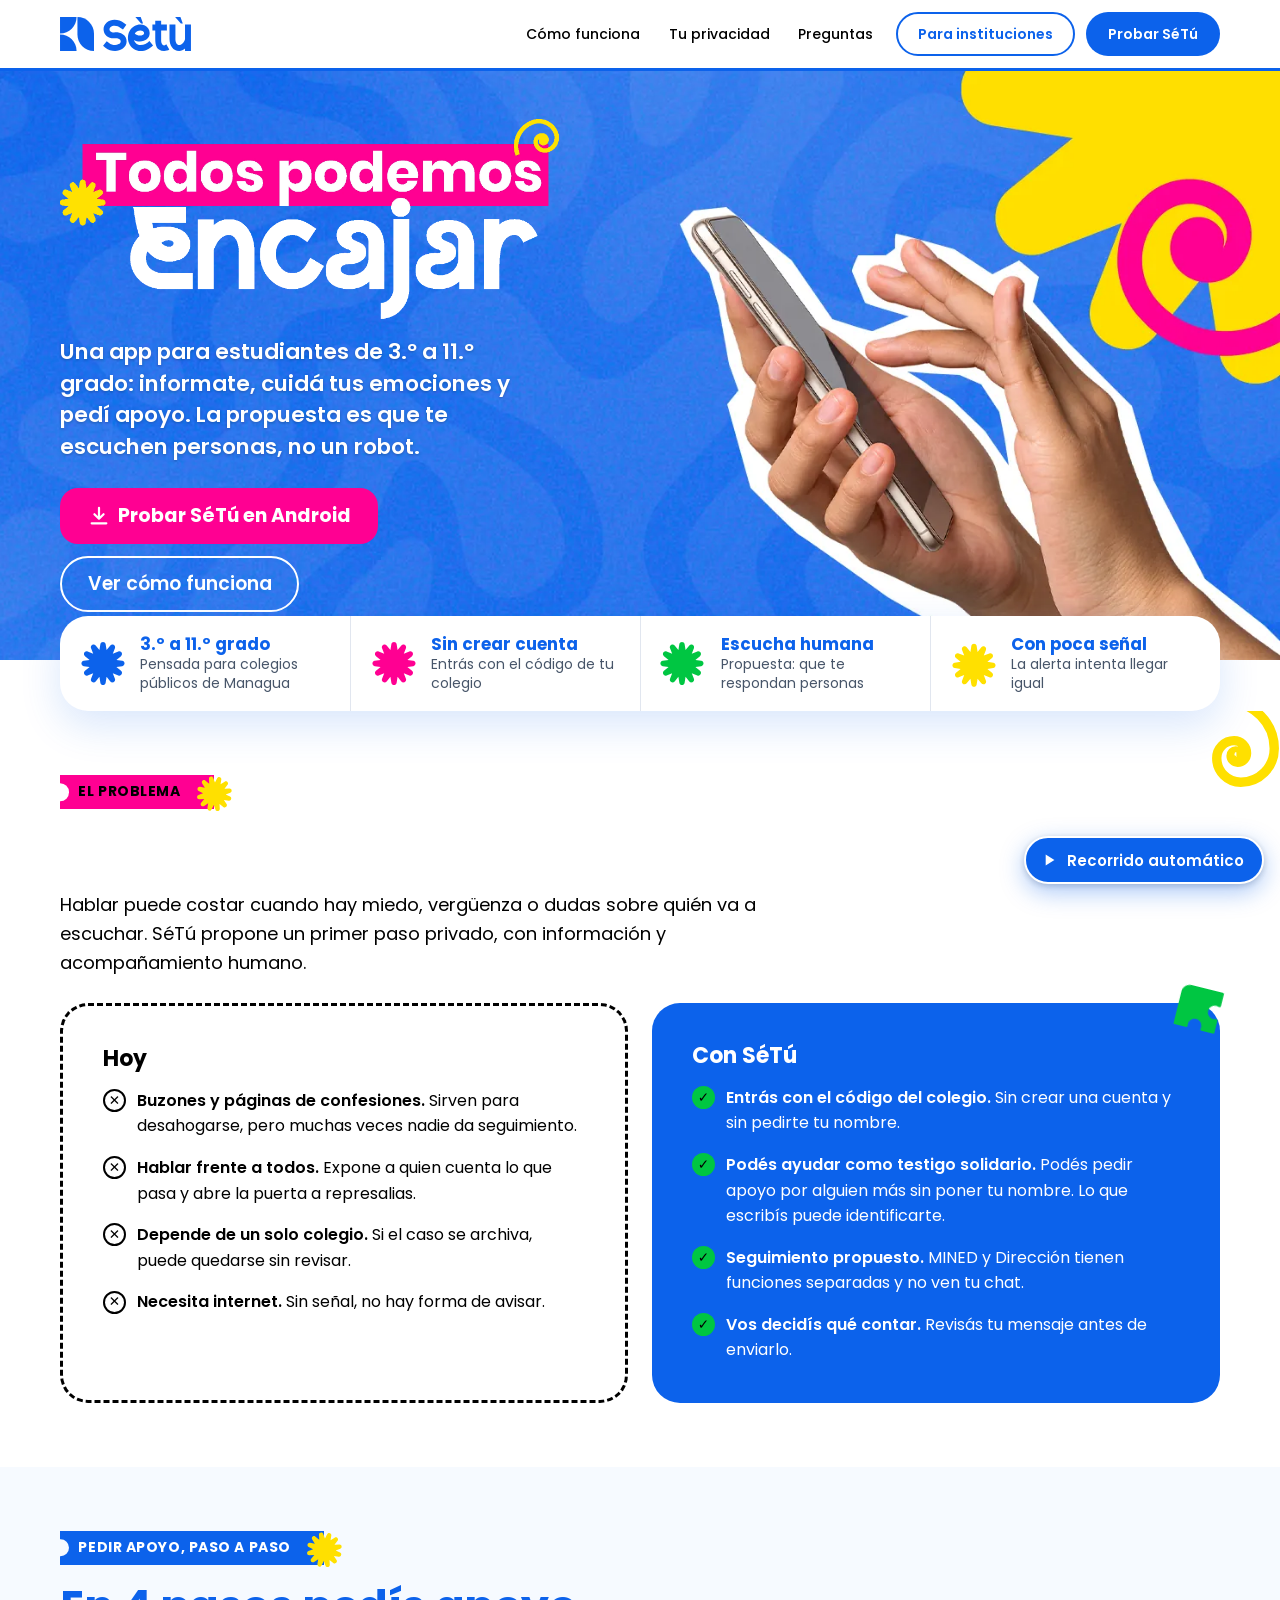
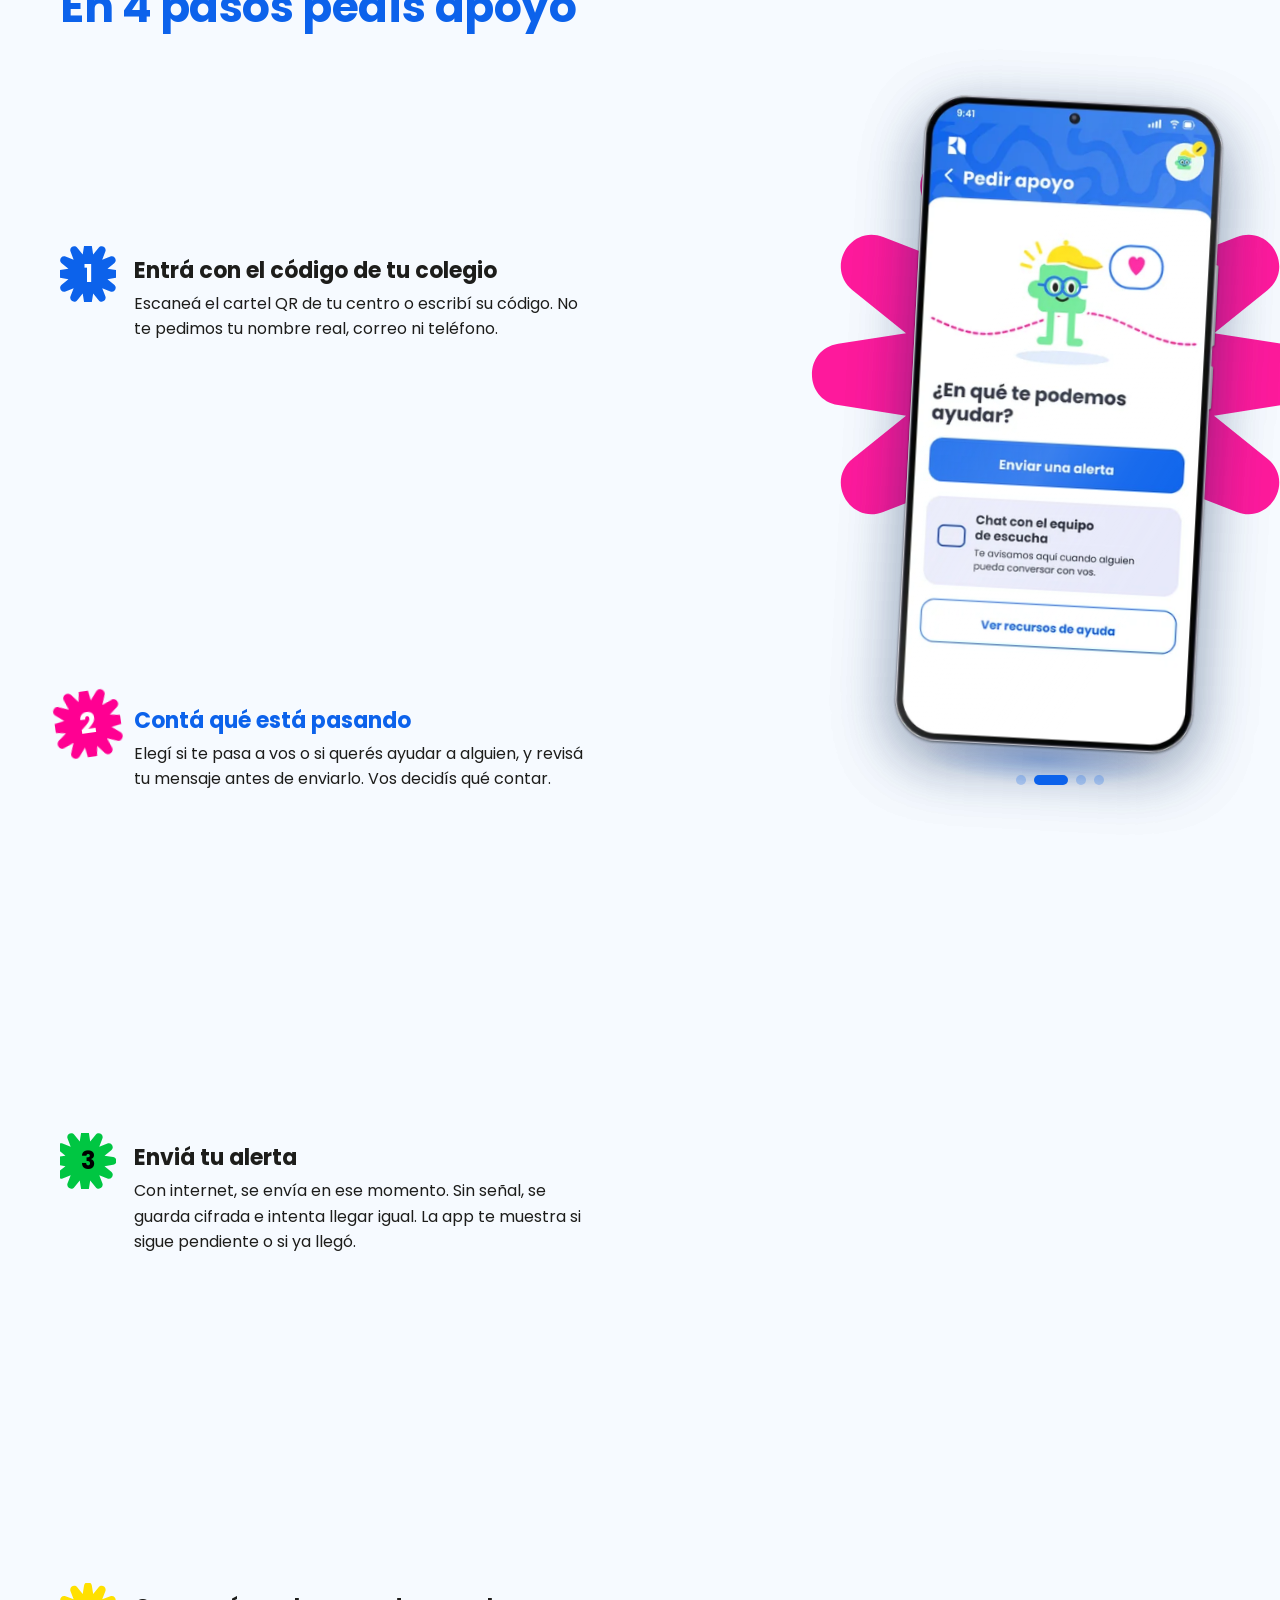
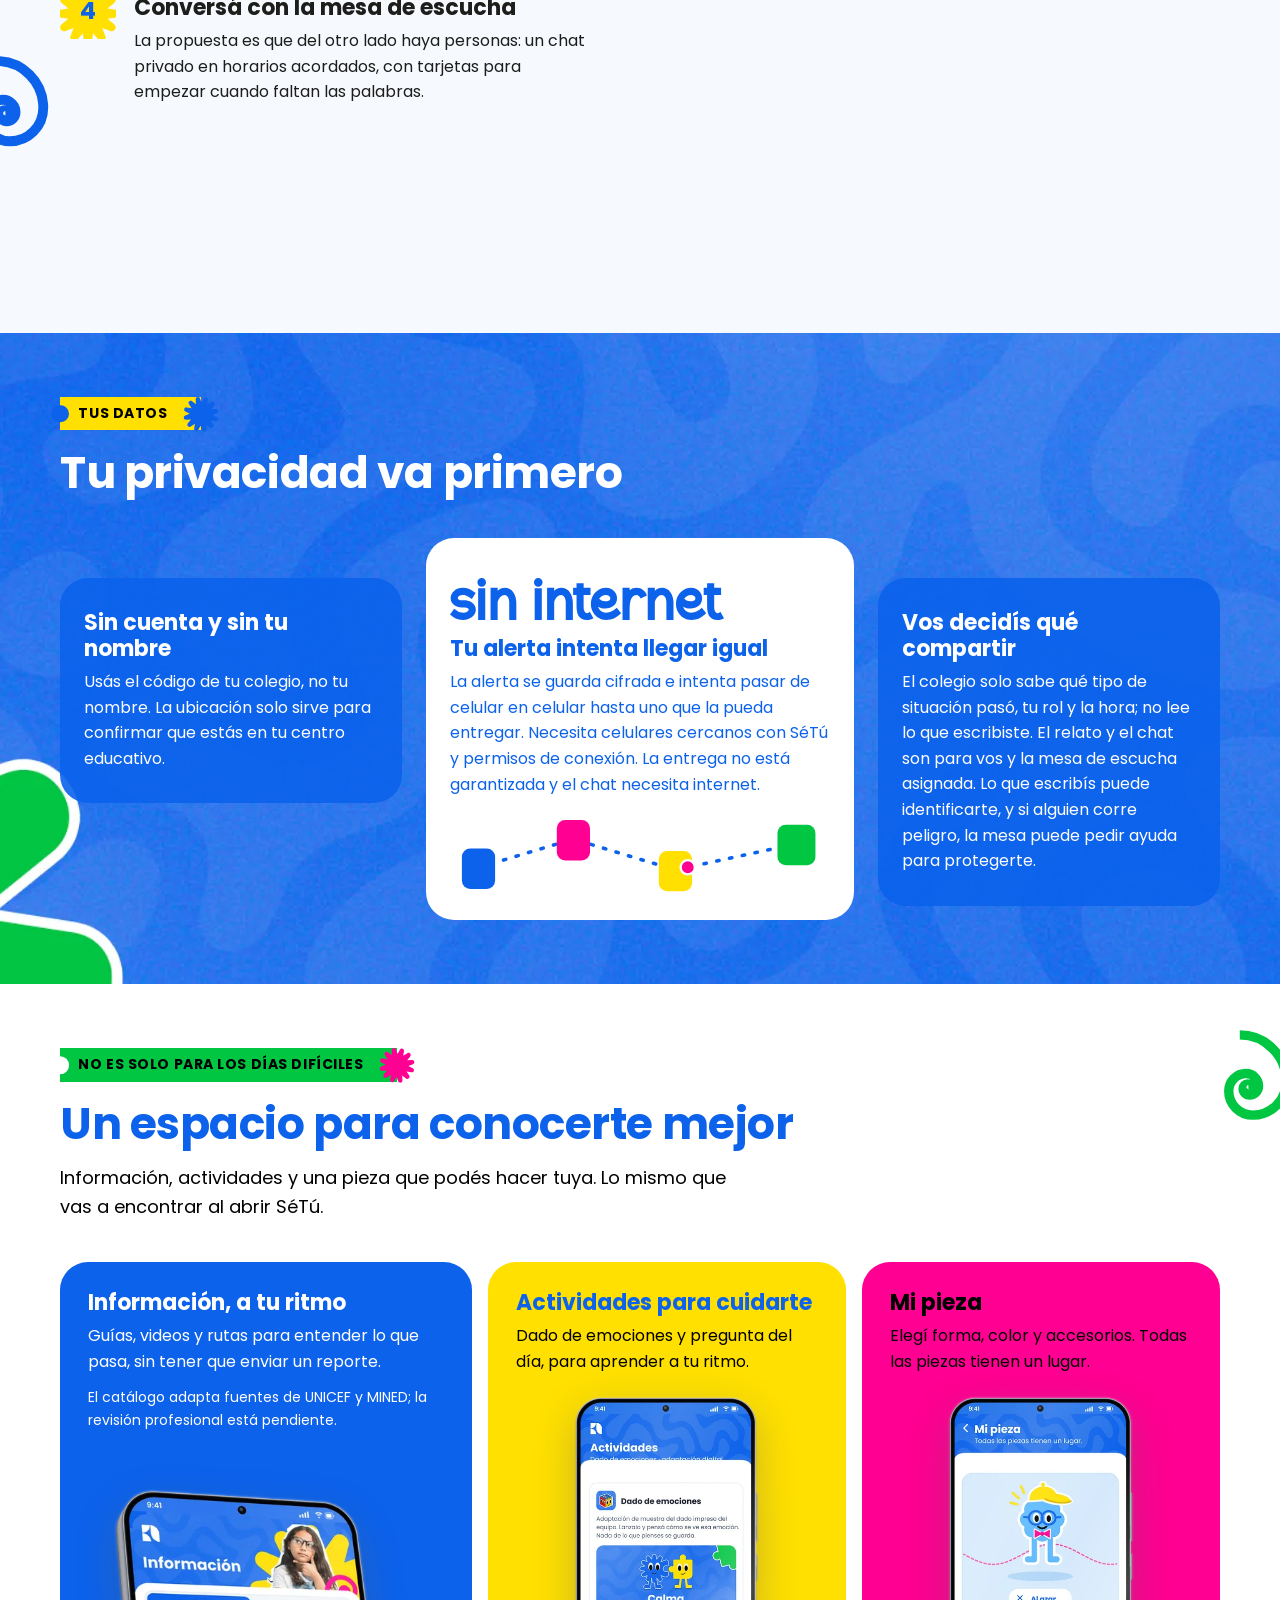
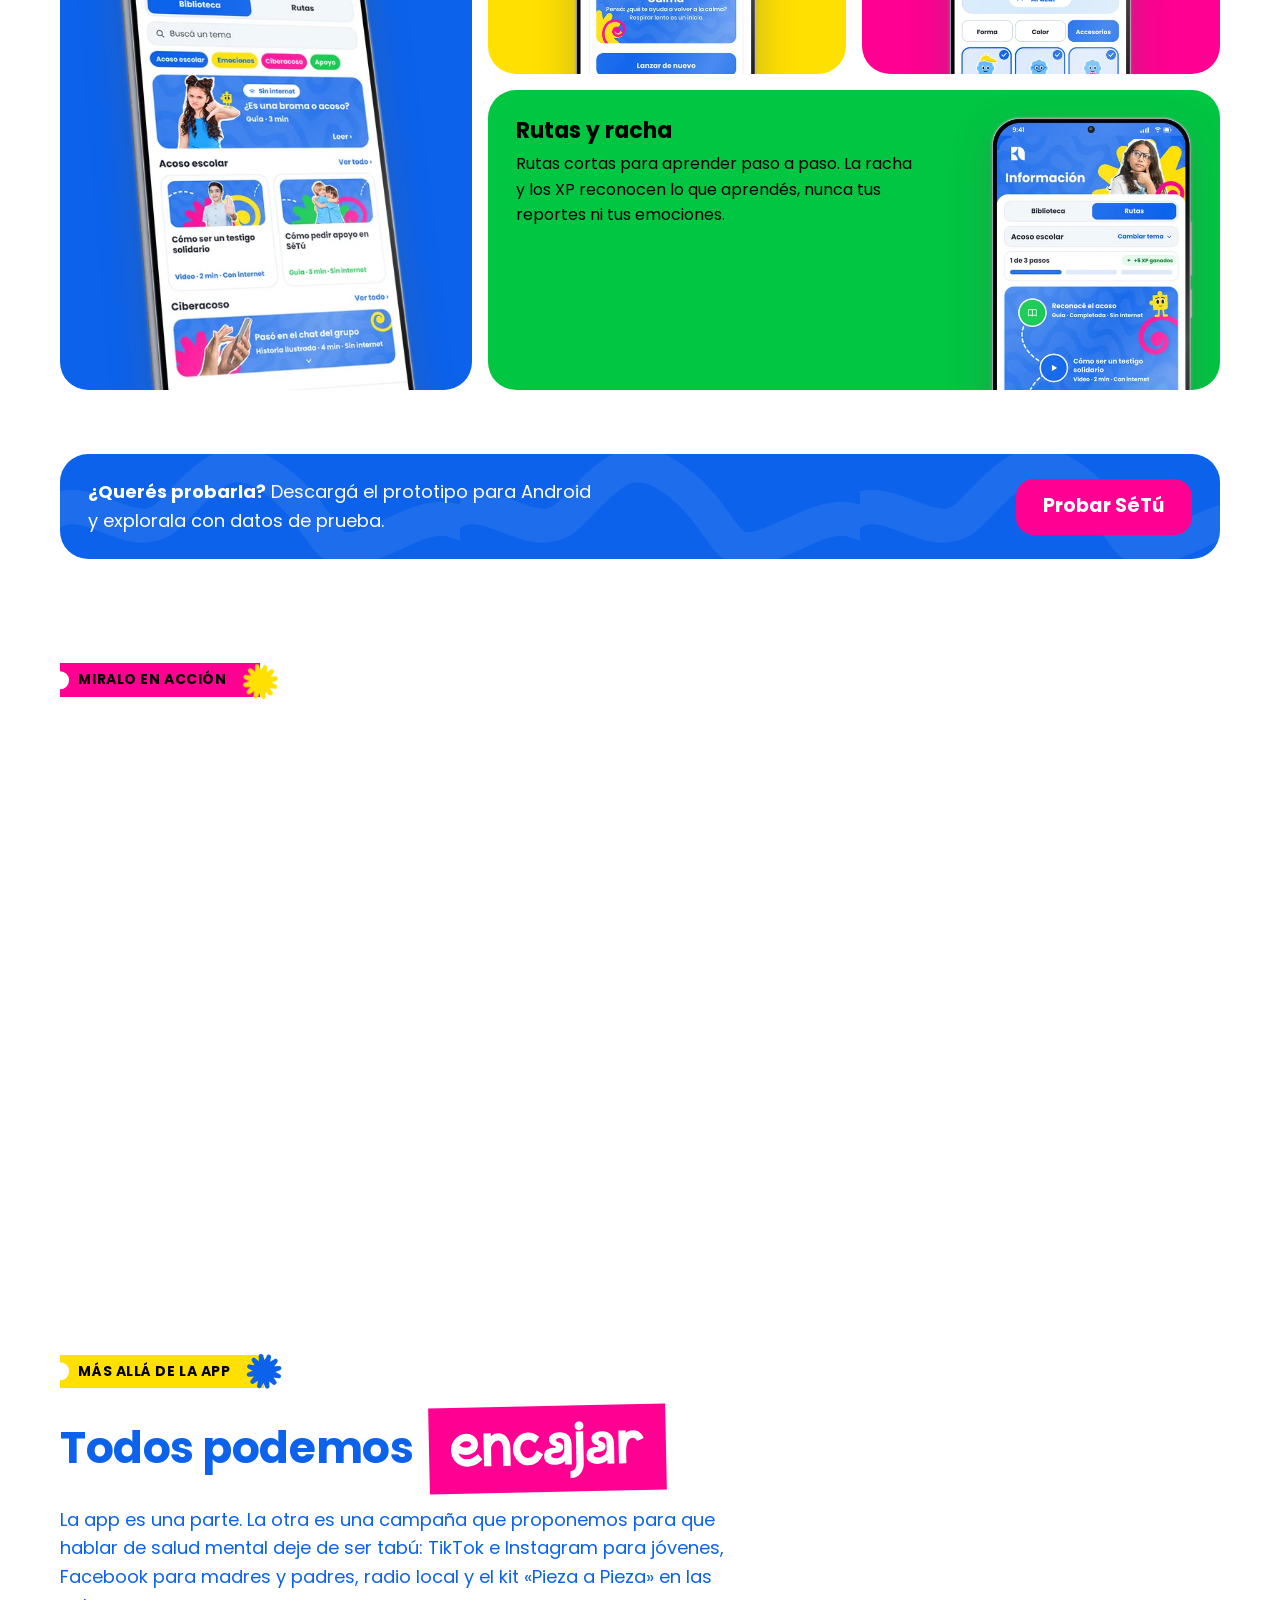
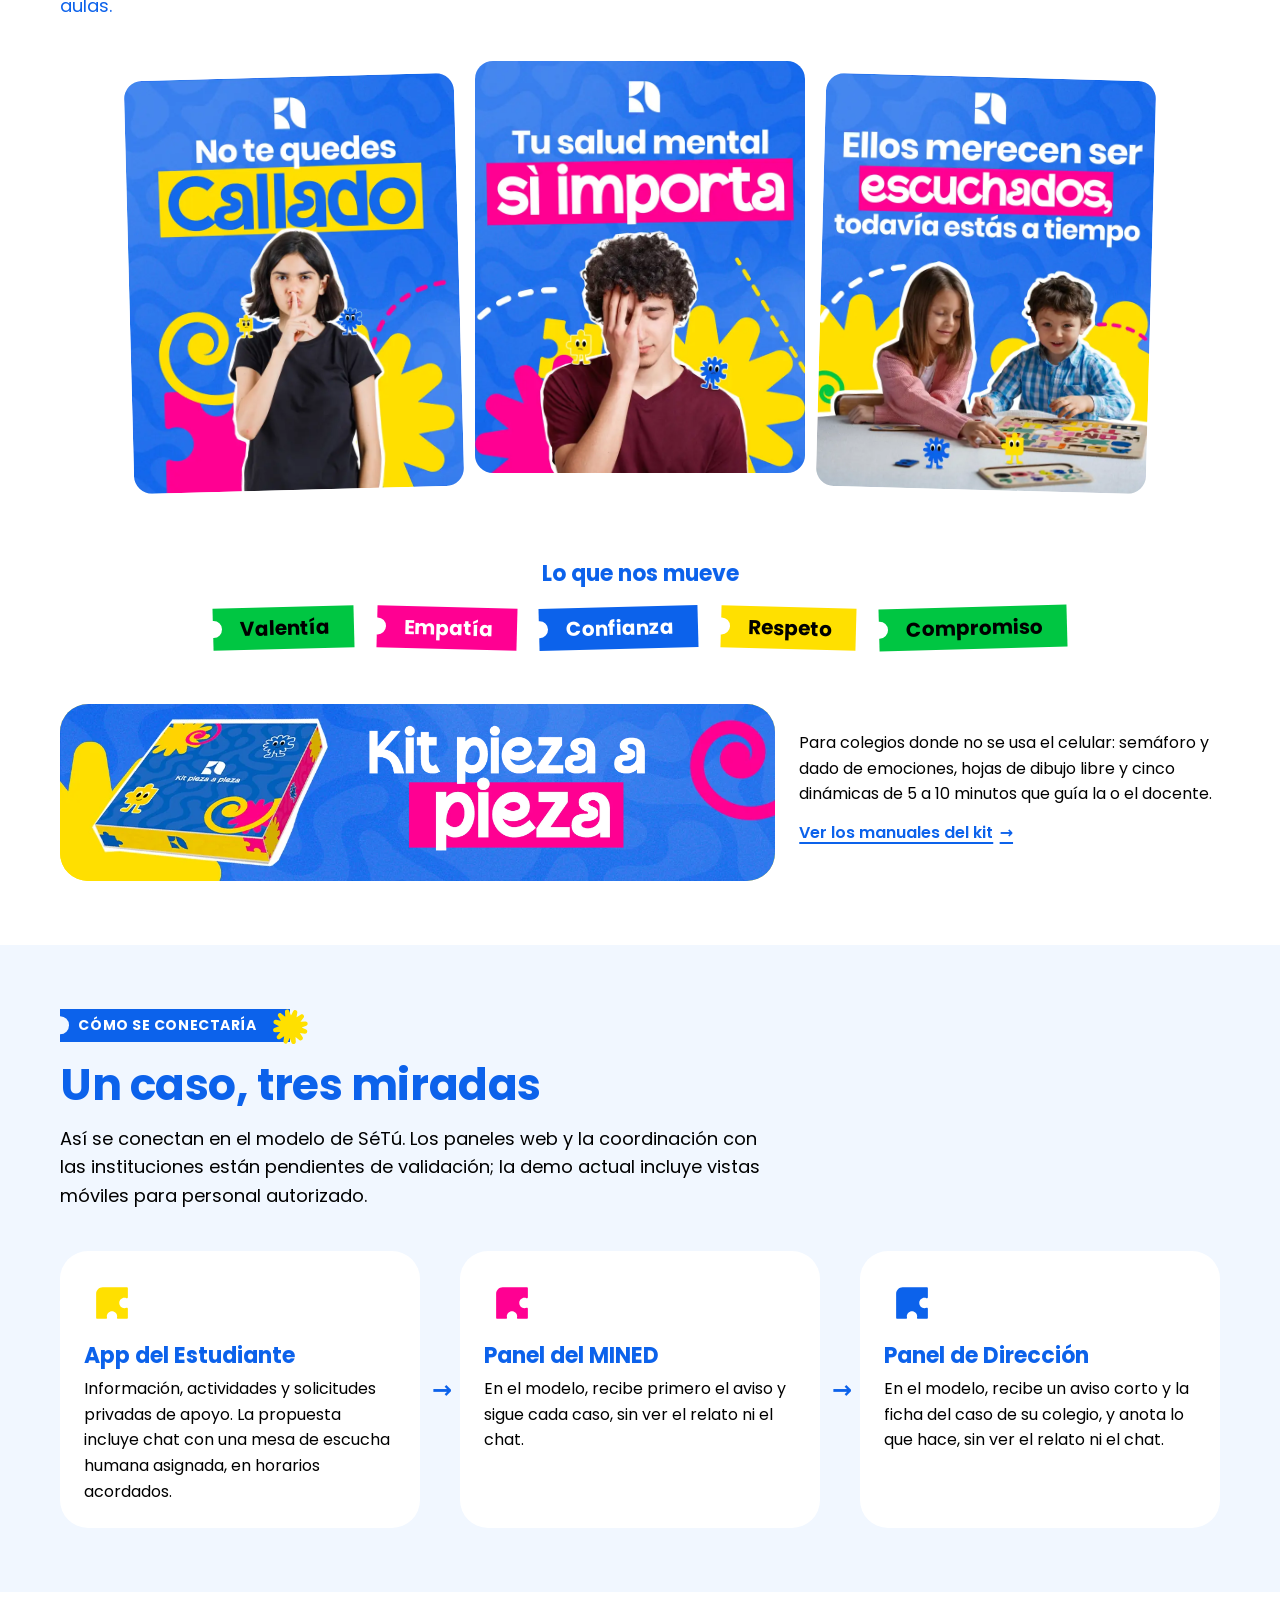
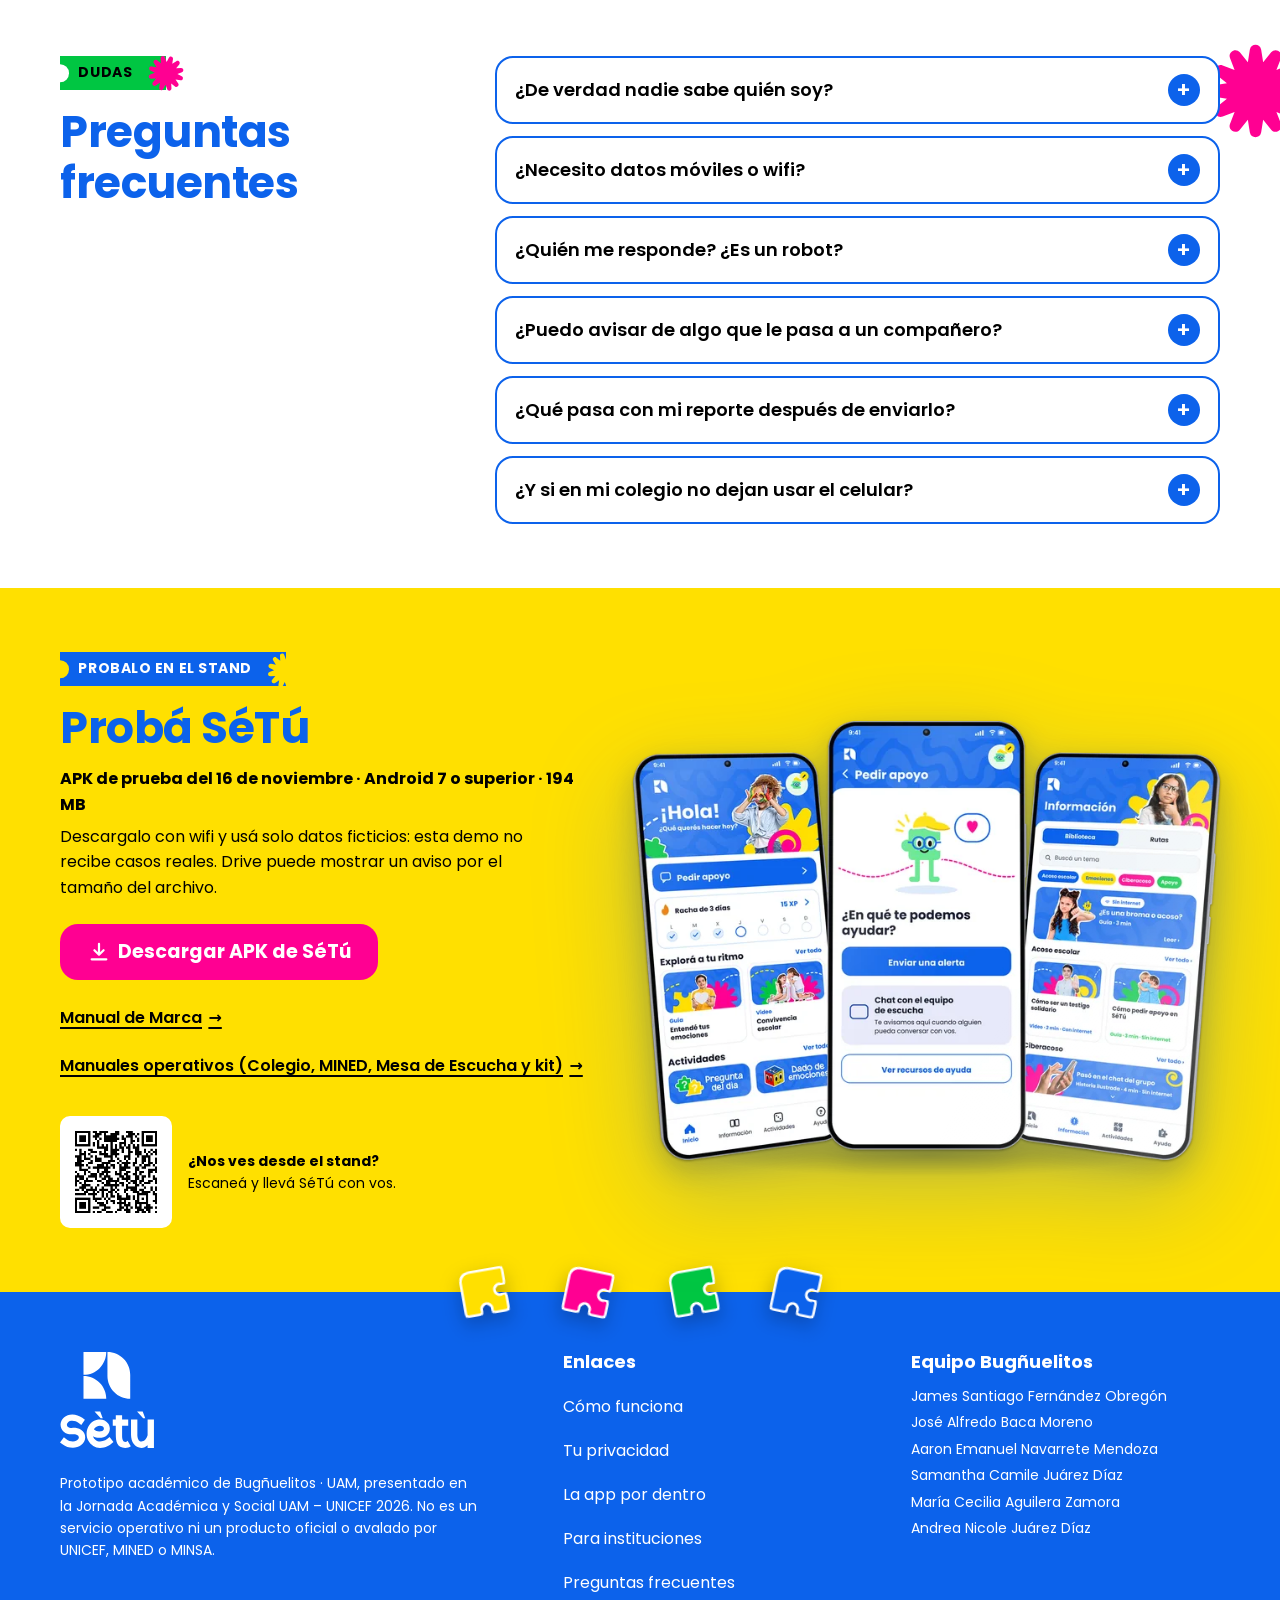
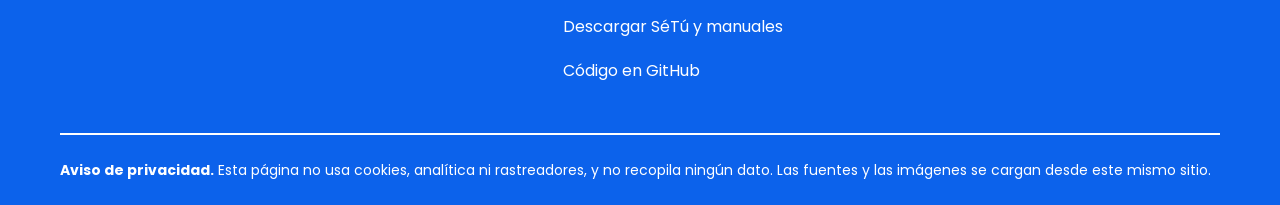
<file: landing/index.html>
<!doctype html>
<html lang="es">
<head>
  <meta charset="utf-8">
  <meta name="viewport" content="width=device-width, initial-scale=1, viewport-fit=cover">
  <title>Solamente SéTú</title>
  <meta name="description" content="SéTú: información, actividades y una propuesta de escucha humana para estudiantes de 3.º a 11.º grado. Prototipo académico · UAM 2026.">
  <meta name="theme-color" content="#0C62EB">
  <link rel="canonical" href="https://jabaca67.github.io/Setu-Unicef-Bugnuelitos-UAM/">
  <meta property="og:type" content="website">
  <meta property="og:site_name" content="SéTú">
  <meta property="og:locale" content="es_NI">
  <meta property="og:url" content="https://jabaca67.github.io/Setu-Unicef-Bugnuelitos-UAM/">
  <meta property="og:title" content="Solamente SéTú">
  <meta property="og:description" content="Explorá, aprendé y conocé cómo pedir apoyo. Prototipo académico de Bugñuelitos · UAM 2026.">
  <meta property="og:image" content="https://jabaca67.github.io/Setu-Unicef-Bugnuelitos-UAM/assets/brand/og-setu.jpg">
  <meta property="og:image:type" content="image/jpeg">
  <meta property="og:image:width" content="1200">
  <meta property="og:image:height" content="630">
  <meta property="og:image:alt" content="Tres pantallas de la app SéTú: Mi pieza, Actividades y Alerta recibida">
  <meta name="twitter:card" content="summary_large_image">
  <meta name="twitter:title" content="Solamente SéTú">
  <meta name="twitter:description" content="Explorá el prototipo Android de SéTú, proyecto académico de Bugñuelitos · UAM 2026.">
  <meta name="twitter:image" content="https://jabaca67.github.io/Setu-Unicef-Bugnuelitos-UAM/assets/brand/og-setu.jpg">
  <link rel="icon" type="image/svg+xml" href="assets/brand/setu-isotipo-azul.svg">
  <link rel="apple-touch-icon" href="assets/brand/apple-touch-icon.png">
  <link rel="preload" href="assets/fonts/poppins-bold.woff2" as="font" type="font/woff2" crossorigin>
  <link rel="preload" href="assets/fonts/poppins-regular.woff2" as="font" type="font/woff2" crossorigin>
  <link rel="preload" href="assets/landing/hero-movil.webp" as="image" media="(max-width: 1023px)" fetchpriority="high">
  <link rel="preload" href="assets/landing/hero-fondo.webp" as="image" media="(min-width: 1024px)" fetchpriority="high">
  <link rel="stylesheet" href="css/styles.css?v=20261118b">
  <script>document.documentElement.classList.add('js');</script>
</head>
<body>
  <a class="skip" href="#contenido">Saltar al contenido</a>

  <header class="nav" id="inicio">
    <div class="nav__inner">
      <a class="nav__brand" href="#inicio" aria-label="SéTú, ir al inicio">
        <img class="nav__iso" src="assets/brand/setu-isotipo-azul.svg" alt="" width="34" height="34">
        <img class="nav__word" src="assets/brand/setu-logotipo-azul.svg" alt="SéTú" width="88" height="34">
      </a>
      <button class="nav__toggle" type="button" aria-expanded="false" aria-controls="menu">
        <span class="nav__toggle-bars" aria-hidden="true"></span>
        <span class="visually-hidden">Abrir menú</span>
      </button>
      <nav class="nav__menu" id="menu" aria-label="Principal">
        <a href="#como-funciona">Cómo funciona</a>
        <a href="#privacidad">Tu privacidad</a>
        <a href="#preguntas">Preguntas</a>
        <a class="btn btn--ghost" href="#instituciones">Para instituciones</a>
        <a class="btn btn--primary" href="#descargar">Probar SéTú</a>
      </nav>
    </div>
  </header>

  <main id="contenido">

    <!-- PORTADA -->
    <section class="hero">
      <div class="wrap hero__inner">
        <div class="hero__copy">
          <h1 class="hero__title hero-in" style="--d:0">
            <img src="assets/landing/hero-encajar.webp" width="1799" height="720" alt="Todos podemos encajar" fetchpriority="high">
          </h1>
          <p class="hero__lead hero-in" style="--d:1">Una app para estudiantes de 3.º a 11.º grado: informate, cuidá tus emociones y pedí apoyo. La propuesta es que te escuchen personas, no un robot.</p>
          <div class="hero__actions hero-in" style="--d:2">
            <a class="btn btn--magenta btn--lg" href="#descargar">
              <img src="assets/landing/icono-descarga.svg" width="22" height="22" alt="" aria-hidden="true">
              Probar SéTú en Android
            </a>
            <a class="btn btn--light btn--lg" href="#como-funciona">Ver cómo funciona</a>
          </div>
        </div>
      </div>
    </section>

    <!-- DATOS CLAVE -->
    <section class="facts" aria-label="SéTú en cuatro ideas">
      <div class="wrap">
        <ul class="facts__list" data-reveal>
          <li class="fact"><img src="assets/elements/elemento-11-flor-azul.svg" width="44" height="44" alt="" aria-hidden="true"><div><strong>3.º a 11.º grado</strong><span>Pensada para colegios públicos de Managua</span></div></li>
          <li class="fact"><img src="assets/elements/elemento-13-flor-rosa.svg" width="44" height="44" alt="" aria-hidden="true"><div><strong>Sin crear cuenta</strong><span>Entrás con el código de tu colegio</span></div></li>
          <li class="fact"><img src="assets/elements/elemento-10-flor-verde.svg" width="44" height="44" alt="" aria-hidden="true"><div><strong>Escucha humana</strong><span>Propuesta: que te respondan personas</span></div></li>
          <li class="fact"><img src="assets/elements/elemento-12-flor-amarilla.svg" width="44" height="44" alt="" aria-hidden="true"><div><strong>Con poca señal</strong><span>La alerta intenta llegar igual</span></div></li>
        </ul>
      </div>
    </section>

    <!-- PROBLEMA VS SOLUCIÓN -->
    <section class="compare" aria-labelledby="compare-title">
      <img class="deco deco--compare" src="assets/elements/elemento-15-espiral-amarillo.svg" alt="" aria-hidden="true">
      <div class="wrap">
        <p class="ribbon ribbon--magenta">El problema</p>
        <h2 id="compare-title" class="h2" data-reveal>Pedir ayuda no debería dar miedo</h2>
        <p class="lead" data-reveal>Hablar puede costar cuando hay miedo, vergüenza o dudas sobre quién va a escuchar. SéTú propone un primer paso privado, con información y acompañamiento humano.</p>

        <div class="compare__grid">
          <article class="compare__col compare__col--before" data-reveal>
            <h3>Hoy</h3>
            <ul class="checks checks--no">
              <li><strong>Buzones y páginas de confesiones.</strong> Sirven para desahogarse, pero muchas veces nadie da seguimiento.</li>
              <li><strong>Hablar frente a todos.</strong> Expone a quien cuenta lo que pasa y abre la puerta a represalias.</li>
              <li><strong>Depende de un solo colegio.</strong> Si el caso se archiva, puede quedarse sin revisar.</li>
              <li><strong>Necesita internet.</strong> Sin señal, no hay forma de avisar.</li>
            </ul>
          </article>
          <article class="compare__col compare__col--after" data-reveal>
            <img class="compare__pieza" src="assets/elements/elemento-04-pieza-verde.svg" width="74" height="62" alt="" aria-hidden="true">
            <h3>Con SéTú</h3>
            <ul class="checks checks--yes">
              <li><strong>Entrás con el código del colegio.</strong> Sin crear una cuenta y sin pedirte tu nombre.</li>
              <li><strong>Podés ayudar como testigo solidario.</strong> Podés pedir apoyo por alguien más sin poner tu nombre. Lo que escribís puede identificarte.</li>
              <li><strong>Seguimiento propuesto.</strong> MINED y Dirección tienen funciones separadas y no ven tu chat.</li>
              <li><strong>Vos decidís qué contar.</strong> Revisás tu mensaje antes de enviarlo.</li>
            </ul>
          </article>
        </div>
      </div>
    </section>

    <!-- CÓMO FUNCIONA -->
    <section class="steps" id="como-funciona" aria-labelledby="steps-title">
      <img class="deco deco--steps" src="assets/elements/elemento-16-espiral-azul.svg" alt="" aria-hidden="true">
      <div class="wrap">
        <p class="ribbon ribbon--blue">Pedir apoyo, paso a paso</p>
        <h2 id="steps-title" class="h2" data-reveal>En 4 pasos pedís apoyo</h2>
        <div class="steps__inner">
          <ol class="steps__list" data-carousel tabindex="0" aria-label="Los 4 pasos; en celular deslizá para ver cada uno">
            <li class="step" data-step="0">
              <span class="step__num" aria-hidden="true">1</span>
              <div class="step__text">
                <h3>Entrá con el código de tu colegio</h3>
                <p>Escaneá el cartel QR de tu centro o escribí su código. No te pedimos tu nombre real, correo ni teléfono.</p>
              </div>
              <span class="step__phone mock"None><img src="assets/app/tel-inicio-360.webp" srcset="assets/app/tel-inicio-360.webp 360w, assets/app/tel-inicio-720.webp 720w, assets/app/tel-inicio-1080.webp 1080w" sizes="220px" width="360" height="775" loading="lazy" alt="Pantalla de inicio de SéTú con el botón «Pedir apoyo», la racha de la semana y actividades."><span class="mock__gloss" aria-hidden="true" style="-webkit-mask-image:url('assets/app/tel-inicio-360.webp');mask-image:url('assets/app/tel-inicio-360.webp')"></span></span>
            </li>
            <li class="step" data-step="1">
              <span class="step__num" aria-hidden="true">2</span>
              <div class="step__text">
                <h3>Contá qué está pasando</h3>
                <p>Elegí si te pasa a vos o si querés ayudar a alguien, y revisá tu mensaje antes de enviarlo. Vos decidís qué contar.</p>
              </div>
              <span class="step__phone mock"None><img src="assets/app/tel-apoyo-360.webp" srcset="assets/app/tel-apoyo-360.webp 360w, assets/app/tel-apoyo-720.webp 720w, assets/app/tel-apoyo-1080.webp 1080w" sizes="220px" width="360" height="775" loading="lazy" alt="Pantalla «Pedir apoyo»: ¿En qué te podemos ayudar? con las opciones enviar una alerta o chatear con el equipo de escucha."><span class="mock__gloss" aria-hidden="true" style="-webkit-mask-image:url('assets/app/tel-apoyo-360.webp');mask-image:url('assets/app/tel-apoyo-360.webp')"></span></span>
            </li>
            <li class="step" data-step="2">
              <span class="step__num" aria-hidden="true">3</span>
              <div class="step__text">
                <h3>Enviá tu alerta</h3>
                <p>Con internet, se envía en ese momento. Sin señal, se guarda cifrada e intenta llegar igual. La app te muestra si sigue pendiente o si ya llegó.</p>
              </div>
              <span class="step__phone mock"None><img src="assets/app/tel-recibida-360.webp" srcset="assets/app/tel-recibida-360.webp 360w, assets/app/tel-recibida-720.webp 720w, assets/app/tel-recibida-1080.webp 1080w" sizes="220px" width="360" height="775" loading="lazy" alt="Pantalla de una alerta guardada en el teléfono, a la espera de confirmar la entrega."><span class="mock__gloss" aria-hidden="true" style="-webkit-mask-image:url('assets/app/tel-recibida-360.webp');mask-image:url('assets/app/tel-recibida-360.webp')"></span></span>
            </li>
            <li class="step" data-step="3">
              <span class="step__num" aria-hidden="true">4</span>
              <div class="step__text">
                <h3>Conversá con la mesa de escucha</h3>
                <p>La propuesta es que del otro lado haya personas: un chat privado en horarios acordados, con tarjetas para empezar cuando faltan las palabras.</p>
              </div>
              <span class="step__phone mock"None><img src="assets/app/tel-chat-360.webp" srcset="assets/app/tel-chat-360.webp 360w, assets/app/tel-chat-720.webp 720w, assets/app/tel-chat-1080.webp 1080w" sizes="220px" width="360" height="775" loading="lazy" alt="Pantalla «Equipo de escucha», chat privado con ideas para empezar como «No sé por dónde empezar»."><span class="mock__gloss" aria-hidden="true" style="-webkit-mask-image:url('assets/app/tel-chat-360.webp');mask-image:url('assets/app/tel-chat-360.webp')"></span></span>
            </li>
          </ol>
          <p class="carousel-hint" aria-hidden="true">Deslizá para ver los 4 pasos →</p>
          <div class="steps__device" aria-hidden="true" data-active="0">
            <div class="steps__flores">
              <img src="assets/elements/elemento-11-flor-azul.svg" alt="" class="is-active">
              <img src="assets/elements/elemento-13-flor-rosa.svg" alt="">
              <img src="assets/elements/elemento-10-flor-verde.svg" alt="">
              <img src="assets/elements/elemento-12-flor-amarilla.svg" alt="">
            </div>
            <div class="steps__float">
            <div class="steps__screens">
            <img class="is-active" src="assets/app/tel-inicio-360.webp" srcset="assets/app/tel-inicio-360.webp 360w, assets/app/tel-inicio-720.webp 720w, assets/app/tel-inicio-1080.webp 1080w" sizes="300px" width="360" height="775" alt="">
            <img src="assets/app/tel-apoyo-360.webp" srcset="assets/app/tel-apoyo-360.webp 360w, assets/app/tel-apoyo-720.webp 720w, assets/app/tel-apoyo-1080.webp 1080w" sizes="300px" width="360" height="775" alt="">
            <img src="assets/app/tel-recibida-360.webp" srcset="assets/app/tel-recibida-360.webp 360w, assets/app/tel-recibida-720.webp 720w, assets/app/tel-recibida-1080.webp 1080w" sizes="300px" width="360" height="775" alt="">
            <img src="assets/app/tel-chat-360.webp" srcset="assets/app/tel-chat-360.webp 360w, assets/app/tel-chat-720.webp 720w, assets/app/tel-chat-1080.webp 1080w" sizes="300px" width="360" height="775" alt="">
            <span class="mock__gloss mock__gloss--still" aria-hidden="true" style="-webkit-mask-image:url('assets/app/tel-inicio-360.webp');mask-image:url('assets/app/tel-inicio-360.webp')"></span>
            </div>
            </div>
            <div class="steps__progress"><span class="is-active"></span><span></span><span></span><span></span></div>
          </div>
        </div>
      </div>
    </section>

    <!-- PRIVACIDAD -->
    <section class="pillars" id="privacidad" aria-labelledby="pillars-title">
      <div class="wrap">
        <p class="ribbon ribbon--yellow">Tus datos</p>
        <h2 id="pillars-title" class="h2 h2--light" data-reveal>Tu privacidad va primero</h2>
        <div class="pillars__grid">
          <article class="pillar" data-reveal>
            <h3>Sin cuenta y sin tu nombre</h3>
            <p>Usás el código de tu colegio, no tu nombre. La ubicación solo sirve para confirmar que estás en tu centro educativo.</p>
          </article>
          <article class="pillar pillar--mesh" data-reveal>
            <img class="pillar__clay" src="assets/landing/sin-internet.svg" width="274" height="42" alt="Sin internet">
            <h3>Tu alerta intenta llegar igual</h3>
            <p>La alerta se guarda cifrada e intenta pasar de celular en celular hasta uno que la pueda entregar. Necesita celulares cercanos con SéTú y permisos de conexión. La entrega no está garantizada y el chat necesita internet.</p>
            <svg class="mesh-map" viewBox="0 0 320 70" role="img" aria-label="La alerta pasa de tu celular a otros dos celulares y llega al colegio">
              <path id="mesh-ruta" d="M24 46 L104 22 L190 48 L292 26" fill="none" stroke="#0C62EB" stroke-width="3" stroke-dasharray="2 9" stroke-linecap="round"/>
              <rect x="10" y="30" width="28" height="34" rx="7" fill="#0C62EB"/>
              <rect x="90" y="6" width="28" height="34" rx="7" fill="#FF0092"/>
              <rect x="176" y="32" width="28" height="34" rx="7" fill="#FFE000"/>
              <rect x="276" y="10" width="32" height="34" rx="7" fill="#00C642"/>
              <circle class="mesh-map__dot" r="6" fill="#FF0092" stroke="#FFFFFF" stroke-width="2">
                <animateMotion dur="4s" repeatCount="indefinite"><mpath href="#mesh-ruta"/></animateMotion>
              </circle>
            </svg>
          </article>
          <article class="pillar" data-reveal>
            <h3>Vos decidís qué compartir</h3>
            <p>El colegio solo sabe qué tipo de situación pasó, tu rol y la hora; no lee lo que escribiste. El relato y el chat son para vos y la mesa de escucha asignada. Lo que escribís puede identificarte, y si alguien corre peligro, la mesa puede pedir ayuda para protegerte.</p>
          </article>
        </div>
      </div>
    </section>

    <!-- EXPLORÁ -->
    <section class="explore" id="explorar" aria-labelledby="explore-title">
      <img class="deco deco--explore" src="assets/elements/elemento-14-espiral-verde.svg" alt="" aria-hidden="true">
      <div class="wrap">
        <p class="ribbon ribbon--green">No es solo para los días difíciles</p>
        <h2 class="h2" id="explore-title" data-reveal>Un espacio para conocerte mejor</h2>
        <p class="lead" data-reveal>Información, actividades y una pieza que podés hacer tuya. Lo mismo que vas a encontrar al abrir SéTú.</p>

        <div class="bento" data-carousel role="region" tabindex="0" aria-label="Partes de la app; en celular deslizá para ver más">
          <article class="tile tile--info" data-reveal>
            <div class="tile__text">
              <h3>Información, a tu ritmo</h3>
              <p>Guías, videos y rutas para entender lo que pasa, sin tener que enviar un reporte.</p>
              <p class="small">El catálogo adapta fuentes de UNICEF y MINED; la revisión profesional está pendiente.</p>
            </div>
            <span class="tile__phone mock"None><img src="assets/app/inclinado-biblioteca-420.webp" srcset="assets/app/inclinado-biblioteca-420.webp 420w, assets/app/inclinado-biblioteca-840.webp 840w, assets/app/inclinado-biblioteca-1260.webp 1260w" sizes="(min-width: 900px) 320px, 70vw" width="420" height="788" loading="lazy" alt="Pantalla Información de SéTú con la biblioteca: guías sobre acoso escolar y ciberacoso."><span class="mock__gloss" aria-hidden="true" style="-webkit-mask-image:url('assets/app/inclinado-biblioteca-420.webp');mask-image:url('assets/app/inclinado-biblioteca-420.webp')"></span></span>
          </article>
          <article class="tile tile--act" data-reveal>
            <div class="tile__text">
              <h3>Actividades para cuidarte</h3>
              <p>Dado de emociones y pregunta del día, para aprender a tu ritmo.</p>
            </div>
            <span class="tile__phone mock"None><img src="assets/app/tel-dado-360.webp" srcset="assets/app/tel-dado-360.webp 360w, assets/app/tel-dado-720.webp 720w, assets/app/tel-dado-1080.webp 1080w" sizes="(min-width: 900px) 220px, 55vw" width="360" height="775" loading="lazy" alt="Pantalla Actividades con el dado de emociones mostrando «Calma»."><span class="mock__gloss" aria-hidden="true" style="-webkit-mask-image:url('assets/app/tel-dado-360.webp');mask-image:url('assets/app/tel-dado-360.webp')"></span></span>
          </article>
          <article class="tile tile--pieza" data-reveal>
            <div class="tile__text">
              <h3>Mi pieza</h3>
              <p>Elegí forma, color y accesorios. Todas las piezas tienen un lugar.</p>
            </div>
            <span class="tile__phone mock"None><img src="assets/app/tel-mipieza-360.webp" srcset="assets/app/tel-mipieza-360.webp 360w, assets/app/tel-mipieza-720.webp 720w, assets/app/tel-mipieza-1080.webp 1080w" sizes="(min-width: 900px) 220px, 55vw" width="360" height="775" loading="lazy" alt="Pantalla Mi pieza para elegir forma, color y accesorios del personaje."><span class="mock__gloss" aria-hidden="true" style="-webkit-mask-image:url('assets/app/tel-mipieza-360.webp');mask-image:url('assets/app/tel-mipieza-360.webp')"></span></span>
          </article>
          <article class="tile tile--rutas" data-reveal>
            <div class="tile__text">
              <h3>Rutas y racha</h3>
              <p>Rutas cortas para aprender paso a paso. La racha y los XP reconocen lo que aprendés, nunca tus reportes ni tus emociones.</p>
            </div>
            <span class="tile__phone mock"None><img src="assets/app/tel-rutas-360.webp" srcset="assets/app/tel-rutas-360.webp 360w, assets/app/tel-rutas-720.webp 720w, assets/app/tel-rutas-1080.webp 1080w" sizes="(min-width: 900px) 220px, 55vw" width="360" height="775" loading="lazy" alt="Pantalla Rutas de Información con el progreso de una ruta sobre acoso escolar."><span class="mock__gloss" aria-hidden="true" style="-webkit-mask-image:url('assets/app/tel-rutas-360.webp');mask-image:url('assets/app/tel-rutas-360.webp')"></span></span>
          </article>
        </div>
        <p class="carousel-hint" aria-hidden="true">Deslizá para ver más →</p>
      </div>
    </section>

    <!-- ACCIÓN A MITAD DE PÁGINA -->
    <section class="cta-band" aria-label="Probar SéTú">
      <div class="wrap cta-band__inner" data-reveal>
        <p><strong>¿Querés probarla?</strong> Descargá el prototipo para Android y explorala con datos de prueba.</p>
        <a class="btn btn--magenta btn--lg" href="#descargar">Probar SéTú</a>
      </div>
    </section>

    <!-- VIDEOS -->
    <section class="videos" id="videos" aria-labelledby="videos-title">
      <div class="wrap">
        <p class="ribbon ribbon--magenta">Miralo en acción</p>
        <h2 class="h2" id="videos-title" data-reveal>La app, en movimiento</h2>
        <p class="lead" data-reveal>Recorridos con datos de prueba. Tocá reproducir para ver cada uno.</p>
        <div class="video-grid">
          <figure class="video-feature" data-reveal>
            <div class="video-wrap"><video controls playsinline preload="none" poster="assets/demo/paneo-app.webp" width="1280" height="720" aria-label="Las pantallas de SéTú"><source src="assets/demo/paneo-app.mp4" type="video/mp4"><a href="assets/demo/paneo-app.mp4">Ver las pantallas de SéTú</a></video><button class="video-play" type="button"><span class="visually-hidden">Reproducir: Las pantallas de SéTú</span></button></div>
            <figcaption><strong>Una sola app.</strong> Biblioteca, actividades y pedir apoyo, juntos.</figcaption>
          </figure>
          <figure class="video-feature" data-reveal>
            <div class="video-wrap"><video controls playsinline preload="none" poster="assets/demo/giro-360.webp" width="1280" height="720" aria-label="SéTú, tu espacio"><source src="assets/demo/giro-360.mp4" type="video/mp4"><a href="assets/demo/giro-360.mp4">Ver SéTú, tu espacio</a></video><button class="video-play" type="button"><span class="visually-hidden">Reproducir: SéTú, tu espacio</span></button></div>
            <figcaption><strong>Tu espacio.</strong> La app para estudiantes de 3.º a 11.º grado.</figcaption>
          </figure>
        </div>
      </div>
    </section>

    <!-- CAMPAÑA, VALORES Y KIT -->
    <section class="campaign" id="campana" aria-labelledby="campaign-title">
      <div class="wrap">
        <p class="ribbon ribbon--yellow">Más allá de la app</p>
        <h2 id="campaign-title" class="h2 campaign__title" data-reveal>
          Todos podemos
          <span class="tape tape--magenta"><img src="assets/landing/encajar.svg" width="193" height="57" alt="encajar"></span>
        </h2>
        <p class="lead lead--blue" data-reveal>La app es una parte. La otra es una campaña que proponemos para que hablar de salud mental deje de ser tabú: TikTok e Instagram para jóvenes, Facebook para madres y padres, radio local y el kit «Pieza a Pieza» en las aulas.</p>
      </div>
      <ul class="campaign__strip" data-carousel tabindex="0" aria-label="Artes de la campaña; deslizá para ver más">
        <li><img src="assets/campaign/redes-2.webp" width="720" height="900" loading="lazy" alt="Arte de campaña: una adolescente hace el gesto de silencio bajo el texto «No te quedes callado»."></li>
        <li><img src="assets/campaign/redes-1.webp" width="720" height="900" loading="lazy" alt="Arte de campaña: un joven se cubre el rostro con la mano bajo el texto «Tu salud mental sí importa»."></li>
        <li><img src="assets/campaign/redes-3.webp" width="720" height="900" loading="lazy" alt="Arte de campaña para familias: una niña y un niño arman un rompecabezas bajo el texto «Ellos merecen ser escuchados, todavía estás a tiempo»."></li>
      </ul>
      <p class="campaign__hint" aria-hidden="true">Deslizá para ver más →</p>
      <div class="wrap">
        <div class="values" data-reveal>
          <h3 class="values__title">Lo que nos mueve</h3>
          <ul class="values__list" data-stagger>
            <li class="value value--green">Valentía</li>
            <li class="value value--magenta">Empatía</li>
            <li class="value value--blue">Confianza</li>
            <li class="value value--yellow">Respeto</li>
            <li class="value value--green">Compromiso</li>
          </ul>
        </div>
        <div class="kit" data-reveal>
          <div class="kit-banner" role="img" aria-label="Kit Pieza a Pieza">
            <img class="kit-banner__bg" src="assets/landing/kit-fondo.webp" width="1160" height="286" alt="" loading="lazy">
            <img class="kit-banner__title" src="assets/landing/kit-titulo.webp" width="1000" height="491" alt="" loading="lazy">
          </div>
          <div class="kit__text">
            <p>Para colegios donde no se usa el celular: semáforo y dado de emociones, hojas de dibujo libre y cinco dinámicas de 5 a 10 minutos que guía la o el docente.</p>
            <a class="link-arrow" href="https://drive.google.com/drive/folders/1i3h6JxUnx_VdSernXpXU_yz06C6tu-jQ">Ver los manuales del kit</a>
          </div>
        </div>
      </div>
    </section>

    <!-- INSTITUCIONES -->
    <section class="inst" id="instituciones" aria-labelledby="inst-title">
      <div class="wrap">
        <p class="ribbon ribbon--blue">Cómo se conectaría</p>
        <h2 id="inst-title" class="h2" data-reveal>Un caso, tres miradas</h2>
        <p class="lead" data-reveal>Así se conectan en el modelo de SéTú. Los paneles web y la coordinación con las instituciones están pendientes de validación; la demo actual incluye vistas móviles para personal autorizado.</p>
        <ol class="flow" data-stagger>
          <li class="role" data-reveal>
            <img src="assets/elements/elemento-02-pieza-amarilla.svg" width="56" height="56" alt="" aria-hidden="true">
            <h3>App del Estudiante</h3>
            <p>Información, actividades y solicitudes privadas de apoyo. La propuesta incluye chat con una mesa de escucha humana asignada, en horarios acordados.</p>
          </li>
          <li class="role" data-reveal>
            <img src="assets/elements/elemento-03-pieza-rosa.svg" width="56" height="56" alt="" aria-hidden="true">
            <h3>Panel del MINED</h3>
            <p>En el modelo, recibe primero el aviso y sigue cada caso, sin ver el relato ni el chat.</p>
          </li>
          <li class="role" data-reveal>
            <img src="assets/elements/elemento-05-pieza-azul.svg" width="56" height="56" alt="" aria-hidden="true">
            <h3>Panel de Dirección</h3>
            <p>En el modelo, recibe un aviso corto y la ficha del caso de su colegio, y anota lo que hace, sin ver el relato ni el chat.</p>
          </li>
        </ol>
      </div>
    </section>

    <!-- FAQ -->
    <section class="faq" id="preguntas" aria-labelledby="faq-title">
      <img class="deco deco--faq" src="assets/elements/elemento-13-flor-rosa.svg" alt="" aria-hidden="true">
      <div class="wrap">
        <p class="ribbon ribbon--green">Dudas</p>
        <h2 id="faq-title" class="h2">Preguntas frecuentes</h2>
        <div class="faq__list">
          <details>
            <summary>¿De verdad nadie sabe quién soy?</summary>
            <p>Entrás sin poner tu nombre real. Vos elegís qué contar, pero tu relato puede revelar quién sos. El diseño reserva el relato y el chat a la mesa de escucha asignada; MINED y Dirección reciben datos limitados. No se promete anonimato absoluto.</p>
          </details>
          <details>
            <summary>¿Necesito datos móviles o wifi?</summary>
            <p>La alerta puede intentar pasar cifrada entre celulares cercanos con SéTú hasta uno que la pueda entregar. Depende de permisos, de los celulares cercanos y de la conexión; no equivale a una entrega confirmada. El chat sí necesita internet. La app te muestra si la alerta está pendiente, si llegó al colegio o si ya la recibieron.</p>
          </details>
          <details>
            <summary>¿Quién me responde? ¿Es un robot?</summary>
            <p>La propuesta es una mesa de escucha humana, con supervisión profesional. Antes de atender casos reales hay que confirmar responsables, convenios y horarios. Si no sabés cómo empezar, hay tarjetas como «Me cuesta hablar de esto en casa» que te ayudan a escribir el primer mensaje.</p>
          </details>
          <details>
            <summary>¿Puedo avisar de algo que le pasa a un compañero?</summary>
            <p>Sí. Al pedir apoyo elegís «Quiero ayudar a un compañero» y participás como testigo solidario. Evitá detalles que te identifiquen si no querés compartirlos.</p>
          </details>
          <details>
            <summary>¿Qué pasa con mi reporte después de enviarlo?</summary>
            <p>El diseño separa la entrega de la alerta y el seguimiento institucional. La app informa sobre la entrega; los estados internos de atención los gestiona el personal autorizado. En esta demo se usan datos ficticios.</p>
          </details>
          <details>
            <summary>¿Y si en mi colegio no dejan usar el celular?</summary>
            <p>Para eso proponemos el kit «Pieza a Pieza»: tu docente puede hacer dinámicas cortas en clase para hablar de emociones, sin pantallas.</p>
          </details>
        </div>
      </div>
    </section>

    <!-- DESCARGA -->
    <section class="download" id="descargar" aria-labelledby="download-title">
      <div class="wrap download__inner">
        <div class="download__copy" data-reveal>
          <p class="ribbon ribbon--blue">Probalo en el stand</p>
          <h2 class="h2" id="download-title">Probá SéTú</h2>
          <p class="download__meta">APK de prueba del 16 de noviembre · Android 7 o superior · 194 MB</p>
          <p>Descargalo con wifi y usá solo datos ficticios: esta demo no recibe casos reales. Drive puede mostrar un aviso por el tamaño del archivo.</p>
          <div class="download__actions">
            <a class="btn btn--magenta btn--lg" href="https://drive.google.com/file/d/1WmzyJUg0ABflmlN6s4Q4G6YVK37buif4/view">
              <img src="assets/landing/icono-descarga.svg" width="22" height="22" alt="" aria-hidden="true">
              Descargar APK de SéTú
            </a>
          </div>
          <ul class="download__links">
            <li><a class="link-arrow" href="https://drive.google.com/file/d/11vE2_hviWBnT79giw6Y8mgofxUckyae6/view">Manual de Marca</a></li>
            <li><a class="link-arrow" href="https://drive.google.com/drive/folders/1i3h6JxUnx_VdSernXpXU_yz06C6tu-jQ">Manuales operativos (Colegio, MINED, Mesa de Escucha y kit)</a></li>
          </ul>
          <div class="stand-qr">
            <img src="assets/demo/qr-setu.png" width="112" height="112" alt="Código QR que abre esta página en la sección de descargas">
            <p><strong>¿Nos ves desde el stand?</strong><br>Escaneá y llevá SéTú con vos.</p>
          </div>
        </div>
        <span class="download__art mock" data-reveal><img src="assets/app/trio-abanico-700.webp" srcset="assets/app/trio-abanico-700.webp 700w, assets/app/trio-abanico-1400.webp 1400w, assets/app/trio-abanico-2100.webp 2100w" sizes="(min-width: 900px) 560px, 92vw" width="700" height="524" loading="lazy" alt="Tres pantallas de SéTú en abanico: Inicio, Pedir apoyo e Información."><span class="mock__gloss" aria-hidden="true" style="-webkit-mask-image:url('assets/app/trio-abanico-700.webp');mask-image:url('assets/app/trio-abanico-700.webp')"></span></span>
      </div>
    </section>
  </main>

  <footer class="footer">
    <div class="footer__pieces" aria-hidden="true">
      <img src="assets/elements/elemento-02-pieza-amarilla.svg" alt="">
      <img src="assets/elements/elemento-03-pieza-rosa.svg" alt="">
      <img src="assets/elements/elemento-04-pieza-verde.svg" alt="">
      <img src="assets/elements/elemento-05-pieza-azul.svg" alt="">
    </div>
    <div class="wrap footer__inner">
      <div class="footer__brand">
        <img src="assets/brand/setu-imagotipo-blanco.svg" alt="SéTú" width="96" height="98">
        <p>Prototipo académico de Bugñuelitos · UAM, presentado en la Jornada Académica y Social UAM – UNICEF 2026. No es un servicio operativo ni un producto oficial o avalado por UNICEF, MINED o MINSA.</p>
      </div>
      <nav class="footer__links" aria-label="Enlaces rápidos">
        <h2>Enlaces</h2>
        <a href="#como-funciona">Cómo funciona</a>
        <a href="#privacidad">Tu privacidad</a>
        <a href="#explorar">La app por dentro</a>
        <a href="#instituciones">Para instituciones</a>
        <a href="#preguntas">Preguntas frecuentes</a>
        <a href="#descargar">Descargar SéTú y manuales</a>
        <a href="https://github.com/JaBaca67/Setu-Unicef-Bugnuelitos-UAM" rel="noopener">Código en GitHub</a>
      </nav>
      <div class="footer__team">
        <h2>Equipo Bugñuelitos</h2>
        <ul>
          <li>James Santiago Fernández Obregón</li>
          <li>José Alfredo Baca Moreno</li>
          <li>Aaron Emanuel Navarrete Mendoza</li>
          <li>Samantha Camile Juárez Díaz</li>
          <li>María Cecilia Aguilera Zamora</li>
          <li>Andrea Nicole Juárez Díaz</li>
        </ul>
      </div>
    </div>
    <div class="wrap footer__legal">
      <p><strong>Aviso de privacidad.</strong> Esta página no usa cookies, analítica ni rastreadores, y no recopila ningún dato. Las fuentes y las imágenes se cargan desde este mismo sitio.</p>
    </div>
  </footer>

  <!-- Recorrido automático: botón flotante; con ?auto en la URL arranca solo (modo stand) -->
  <button class="autoscroll" type="button" aria-pressed="false" hidden>
    <svg class="autoscroll__play" viewBox="0 0 24 24" aria-hidden="true"><path d="M8 5.5v13l10.5-6.5z"/></svg>
    <svg class="autoscroll__pause" viewBox="0 0 24 24" aria-hidden="true"><path d="M7 5h3.5v14H7zM13.5 5H17v14h-3.5z"/></svg>
    <span class="autoscroll__label">Recorrido automático</span>
  </button>

  <script src="js/main.js?v=20261118b" defer></script>
</body>
</html>
</file>
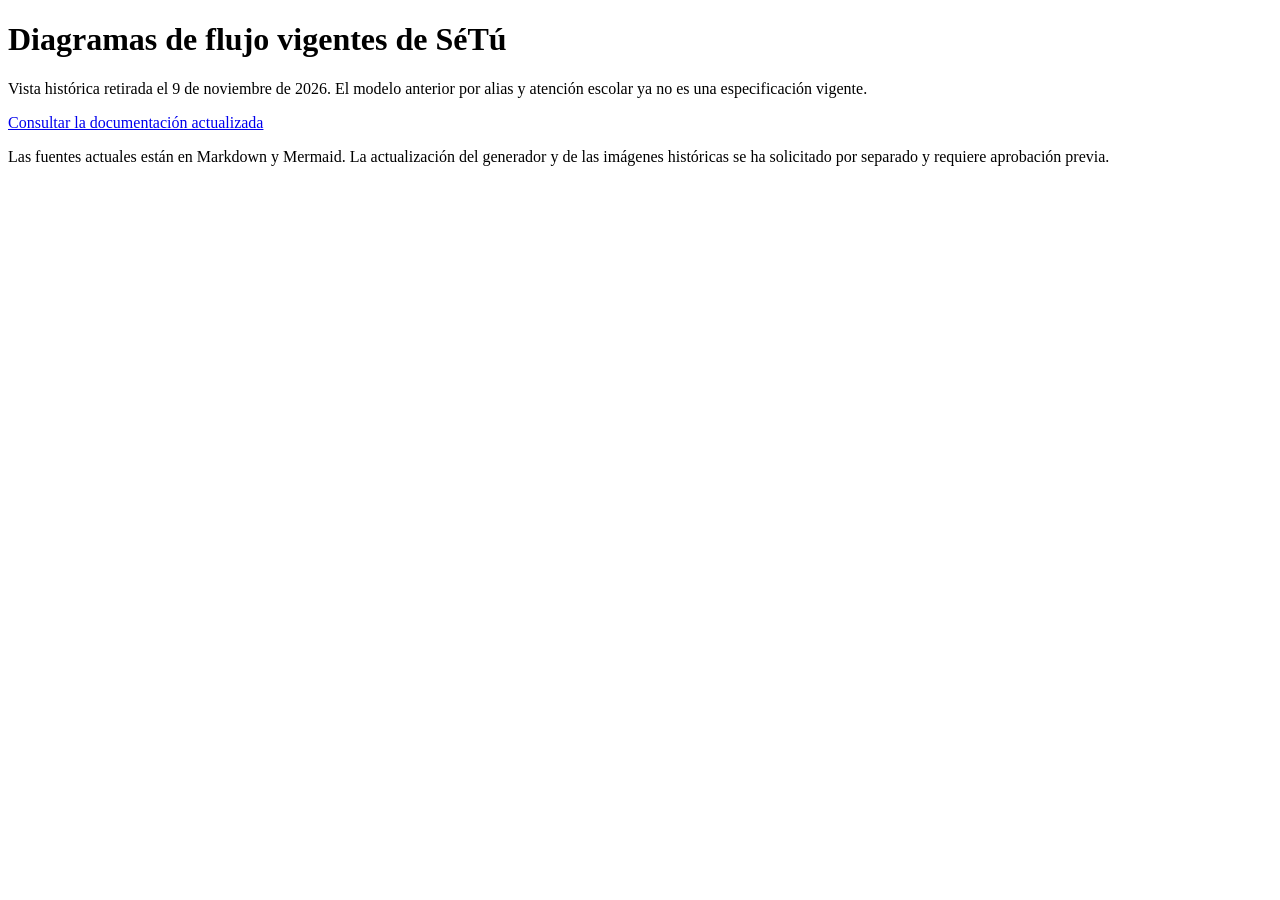
<file: docs/diseno/flujos/index.html>
<!doctype html>
<html lang="es"><head><meta charset="utf-8"><meta name="viewport" content="width=device-width,initial-scale=1"><title>Diagramas de flujo vigentes de SéTú</title></head><body><main><h1>Diagramas de flujo vigentes de SéTú</h1><p>Vista histórica retirada el 9 de noviembre de 2026. El modelo anterior por alias y atención escolar ya no es una especificación vigente.</p><p><a href="README.md">Consultar la documentación actualizada</a></p><p>Las fuentes actuales están en Markdown y Mermaid. La actualización del generador y de las imágenes históricas se ha solicitado por separado y requiere aprobación previa.</p></main></body></html>
</file>
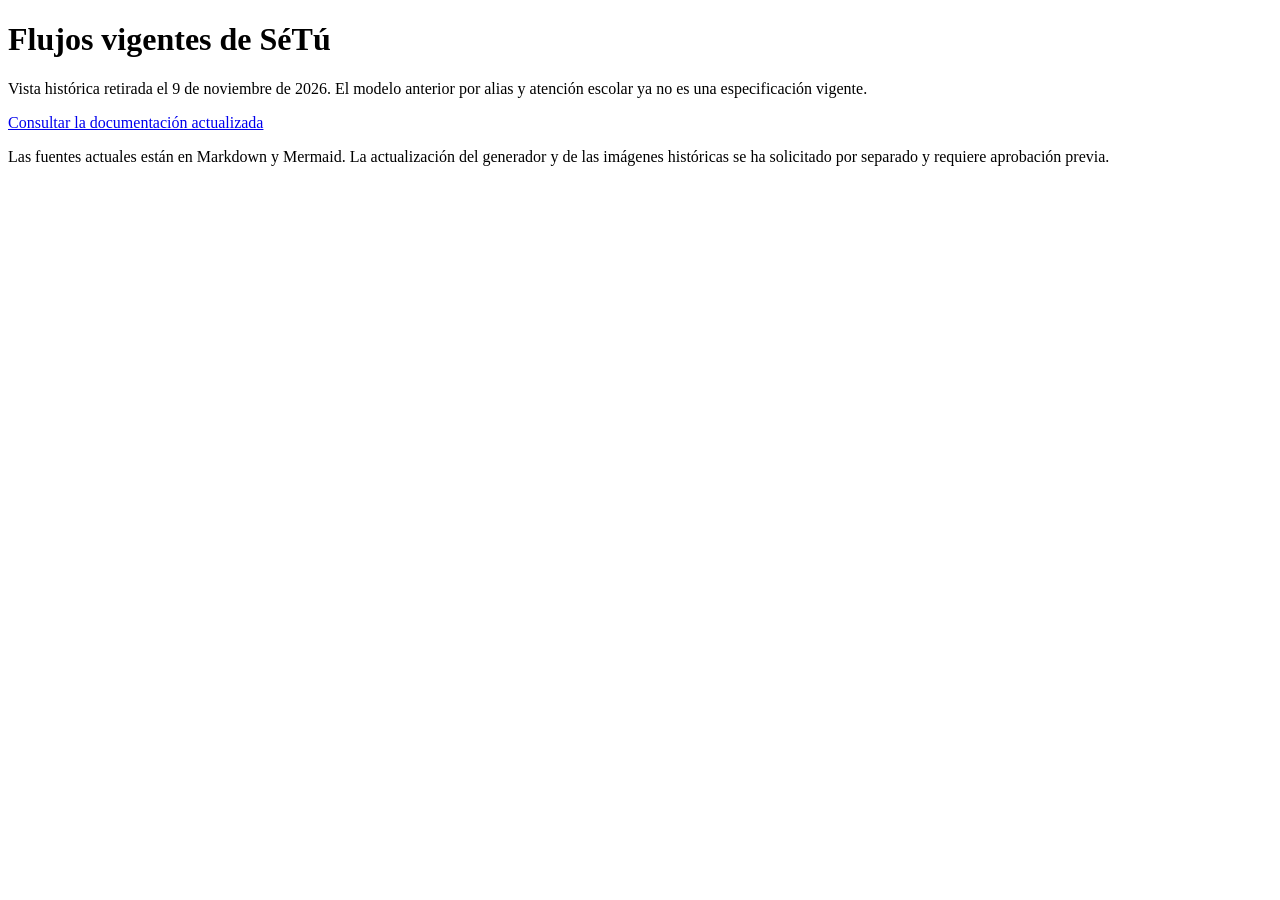
<file: docs/diseno/flujo-pantallas.html>
<!doctype html>
<html lang="es"><head><meta charset="utf-8"><meta name="viewport" content="width=device-width,initial-scale=1"><title>Flujos vigentes de SéTú</title></head><body><main><h1>Flujos vigentes de SéTú</h1><p>Vista histórica retirada el 9 de noviembre de 2026. El modelo anterior por alias y atención escolar ya no es una especificación vigente.</p><p><a href="flujos/README.md">Consultar la documentación actualizada</a></p><p>Las fuentes actuales están en Markdown y Mermaid. La actualización del generador y de las imágenes históricas se ha solicitado por separado y requiere aprobación previa.</p></main></body></html>
</file>
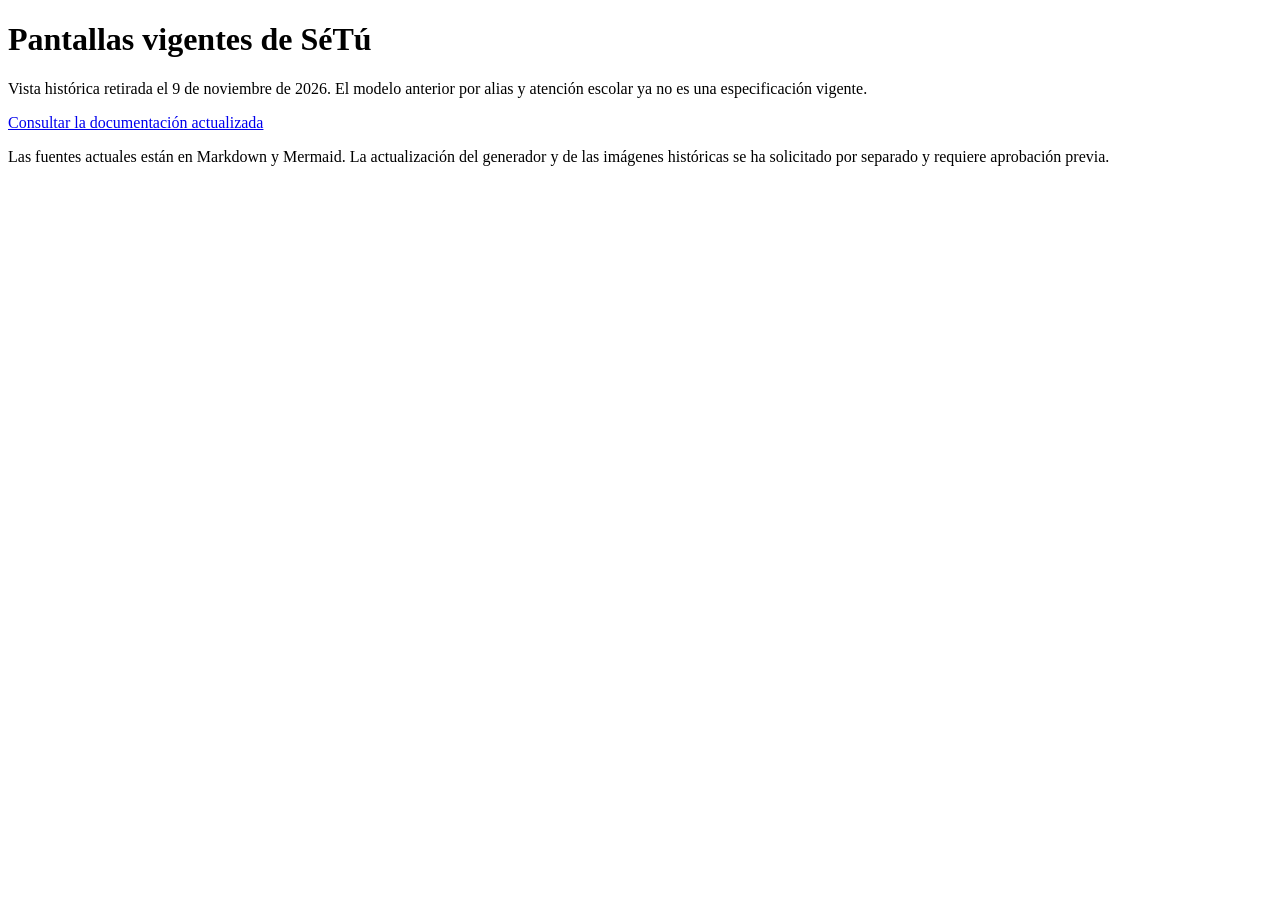
<file: docs/diseno/pantallas-explicadas.html>
<!doctype html>
<html lang="es"><head><meta charset="utf-8"><meta name="viewport" content="width=device-width,initial-scale=1"><title>Pantallas vigentes de SéTú</title></head><body><main><h1>Pantallas vigentes de SéTú</h1><p>Vista histórica retirada el 9 de noviembre de 2026. El modelo anterior por alias y atención escolar ya no es una especificación vigente.</p><p><a href="../08-especificacion-funcional-setu.md">Consultar la documentación actualizada</a></p><p>Las fuentes actuales están en Markdown y Mermaid. La actualización del generador y de las imágenes históricas se ha solicitado por separado y requiere aprobación previa.</p></main></body></html>
</file>
<file: landing/css/styles.css>
/* SéTú · Landing page
   Diseño: Figma «SéTú — Landing conectada con la app» (nodo 196:1797).
   Tokens del Manual de Identidad Gráfica (paleta y tipografías).
   Clayful solo aparece como trazos SVG o imágenes en los titulares (licencia de uso personal). */

@font-face { font-family: "Poppins"; font-weight: 400; font-style: normal; font-display: swap; src: url("../assets/fonts/poppins-regular.woff2") format("woff2"); }
@font-face { font-family: "Poppins"; font-weight: 500; font-style: normal; font-display: swap; src: url("../assets/fonts/poppins-medium.woff2") format("woff2"); }
@font-face { font-family: "Poppins"; font-weight: 600; font-style: normal; font-display: swap; src: url("../assets/fonts/poppins-semibold.woff2") format("woff2"); }
@font-face { font-family: "Poppins"; font-weight: 700; font-style: normal; font-display: swap; src: url("../assets/fonts/poppins-bold.woff2") format("woff2"); }

:root {
  /* Paleta oficial */
  --setu-blue: #0C62EB;
  --setu-magenta: #FF0092;
  --setu-yellow: #FFE000;
  --setu-green: #00C642;
  --setu-white: #FFFFFF;
  --setu-black: #000000;

  /* Tonos de apoyo del diseño */
  --ink: #1D1D1B;
  --ink-strong: #0F172A;
  --ink-muted: #475569;
  --line: #E1E6EF;
  --line-blue: #B9D9F7;
  --tint-blue: #F1F7FF;
  --tint-section: #F6FAFF;

  --font: "Poppins", system-ui, -apple-system, "Segoe UI", Roboto, sans-serif;

  --fs-sm: 0.875rem;   /* 14 */
  --fs-base: 1rem;     /* 16 */
  --fs-md: 1.125rem;   /* 18 */
  --fs-lg: 1.375rem;   /* 22 */
  --fs-xl: clamp(1.75rem, 1.2rem + 2.4vw, 2.75rem); /* hasta 44 */

  --space-1: 0.5rem;
  --space-2: 1rem;
  --space-3: 1.5rem;
  --space-4: 2.5rem;
  --space-5: 4rem;

  --radius-sm: 10px;
  --radius-md: 18px;
  --radius-lg: 28px;
  --radius-pill: 999px;

  --nav-h: 68px;
}

*, *::before, *::after { box-sizing: border-box; }

html {
  overflow-x: clip;
  scroll-behavior: smooth;
  scroll-padding-top: calc(var(--nav-h) + env(safe-area-inset-top, 0px));
  -webkit-text-size-adjust: 100%;
}

body {
  overflow-x: clip;
  margin: 0;
  font-family: var(--font);
  font-size: var(--fs-base);
  line-height: 1.6;
  color: var(--setu-black);
  background: var(--setu-white);
  padding-bottom: env(safe-area-inset-bottom, 0px);
}

img { max-width: 100%; height: auto; display: block; }
a { color: inherit; }
h1, h2, h3 { margin: 0; line-height: 1.15; font-weight: 700; }
p { margin: 0; }
ul, ol { margin: 0; padding: 0; list-style: none; }
figure { margin: 0; }

:focus-visible { outline: 3px solid var(--setu-black); outline-offset: 2px; box-shadow: 0 0 0 6px var(--setu-white); }

.visually-hidden {
  position: absolute !important; width: 1px; height: 1px; padding: 0; margin: -1px;
  overflow: hidden; clip: rect(0 0 0 0); white-space: nowrap; border: 0;
}
.skip {
  position: absolute; left: 1rem; top: -4rem; z-index: 100;
  background: var(--setu-yellow); color: var(--setu-black);
  padding: 0.6rem 1rem; border-radius: var(--radius-sm); font-weight: 600;
}
.skip:focus { top: 1rem; }
[hidden] { display: none !important; }

.wrap { width: min(1160px, 100% - 2.5rem); margin-inline: auto; }

.eyebrow { font-size: var(--fs-sm); font-weight: 600; line-height: 1.6; text-transform: uppercase; color: var(--setu-blue); margin-bottom: var(--space-2); }
.h2 { font-size: var(--fs-xl); line-height: 1.15; letter-spacing: -0.01em; color: var(--setu-blue); }
.lead { font-size: var(--fs-md); line-height: 1.6; max-width: 62ch; margin-top: 0.9rem; color: var(--setu-black); }
.lead--blue { color: var(--setu-blue); }
.h2--light { color: var(--setu-white); }
.small { font-size: var(--fs-sm); }

/* Cinta de color detrás de titulares en Clayful */
.tape { display: inline-flex; align-items: center; vertical-align: middle; line-height: 0; }
.tape--magenta { background: var(--setu-magenta); }

/* ---------- BOTONES ---------- */
.btn {
  display: inline-flex; align-items: center; justify-content: center; gap: 0.5rem;
  min-height: 46px; padding: 0.7rem 1.25rem;
  border-radius: var(--radius-pill);
  font: 600 var(--fs-base)/1.2 var(--font);
  text-decoration: none; border: 2px solid transparent; cursor: pointer;
  transition: transform 0.15s ease, box-shadow 0.15s ease;
}
.btn:active { transform: translateY(1px) scale(0.98); }
.btn--primary { background: var(--setu-blue); color: var(--setu-white); }
.btn--ghost { background: transparent; color: var(--setu-blue); border-color: var(--setu-blue); }
/* Texto blanco sobre magenta solo en tamaño grande y negrita (contraste AA para texto grande). */
.btn--magenta { background: var(--setu-magenta); color: var(--setu-white); border-radius: var(--radius-md); font-weight: 700; }
.btn--lg { min-height: 56px; padding: 0.9rem 1.6rem; font-size: 1.1875rem; }
.btn img { flex: none; }
@media (hover: hover) {
  .btn:hover { transform: translateY(-2px); box-shadow: 0 10px 22px rgb(12 98 235 / 0.32); }
  .btn--magenta:hover { box-shadow: 0 10px 22px rgb(255 0 146 / 0.35); }
}

/* ---------- NAV ---------- */
.nav {
  position: sticky; top: 0; z-index: 50;
  background: var(--setu-white);
  padding-top: env(safe-area-inset-top, 0px);
  border-bottom: 3px solid var(--setu-blue);
}
.nav__inner {
  width: min(1160px, 100% - 2.5rem); margin-inline: auto;
  height: var(--nav-h);
  display: flex; align-items: center; justify-content: space-between; gap: 1rem;
}
/* Zona de seguridad del logotipo: margen libre alrededor del identificador */
.nav__brand { display: flex; align-items: center; gap: 0.55rem; padding: 6px; margin-left: -6px; text-decoration: none; }
.nav__brand img { height: 34px; width: auto; }
.nav__iso { transition: transform 0.5s cubic-bezier(.34,1.56,.64,1); }
@media (hover: hover) { .nav__brand:hover .nav__iso { transform: rotate(-14deg) scale(1.08); } }

.nav__toggle {
  display: inline-grid; place-items: center;
  width: 46px; height: 46px; border-radius: var(--radius-sm);
  background: var(--setu-blue); border: 0; cursor: pointer;
}
.nav__toggle-bars, .nav__toggle-bars::before, .nav__toggle-bars::after {
  display: block; width: 20px; height: 2.5px; border-radius: 2px;
  background: var(--setu-white); position: relative; content: "";
  transition: transform 0.2s ease;
}
.nav__toggle-bars::before { position: absolute; top: -6px; }
.nav__toggle-bars::after { position: absolute; top: 6px; }
.nav__toggle[aria-expanded="true"] .nav__toggle-bars { background: transparent; }
.nav__toggle[aria-expanded="true"] .nav__toggle-bars::before { transform: translateY(6px) rotate(45deg); }
.nav__toggle[aria-expanded="true"] .nav__toggle-bars::after { transform: translateY(-6px) rotate(-45deg); }

.nav__menu {
  position: absolute; left: 0; right: 0; top: 100%;
  display: none; flex-direction: column; gap: 0.25rem;
  padding: 1rem 1.25rem 1.5rem;
  background: var(--setu-white);
  border-bottom: 3px solid var(--setu-blue);
}
.nav__menu.is-open { display: flex; }
.nav__menu > a:not(.btn) { padding: 0.75rem 0.25rem; font-weight: 500; text-decoration: none; }
.nav__menu .btn { margin-top: 0.5rem; }

@media (min-width: 1100px) {
  .nav__toggle { display: none; }
  .nav__menu {
    position: static; display: flex; flex-direction: row; align-items: center;
    gap: 0.4rem; padding: 0; border: 0; background: none;
  }
  .nav__menu > a:not(.btn) { padding: 0.47rem 0.7rem; font-size: var(--fs-sm); white-space: nowrap; }
  .nav__menu .btn { white-space: nowrap; }
  .nav__menu > a:not(.btn):hover { color: var(--setu-blue); text-decoration: underline; text-underline-offset: 6px; text-decoration-thickness: 2px; }
  .nav__menu .btn { margin: 0 0 0 0.3rem; min-height: 42px; padding: 0.7rem 1.25rem; font-size: var(--fs-sm); }
  .nav__menu .btn:hover { box-shadow: none; transform: none; }

}

/* ---------- PORTADA ---------- */
/* Celular y tableta (< 1024 px): composición vertical propia, sin corte entre el patrón y la foto.
   Escritorio (>= 1024 px): fondo 1920×684 anclado a la derecha; el texto se limita para no tocar la mano. */
/* La imagen móvil (900×1198) ocupa el ancho y se ancla abajo; la mano empieza al 55 % de su alto.
   El texto reserva ese espacio (59,4vw) y un degradado funde el borde superior de la foto con el azul. */
.hero {
  position: relative; --notch: var(--setu-blue);
  background:
    linear-gradient(to bottom, var(--setu-blue) calc(100% - 133.2vw), rgb(12 98 235 / 0) calc(100% - 133.2vw + 30vw)),
    url("../assets/landing/hero-movil.webp") right bottom / 100% auto no-repeat,
    var(--setu-blue);
  color: var(--setu-white);
}
.hero__inner { display: flex; align-items: flex-start; }
.hero__copy {
  display: flex; flex-direction: column; align-items: flex-start;
  width: min(560px, 100%);
  padding-top: 2.25rem; padding-bottom: calc(59.4vw + 1.5rem);
}
.hero__title { width: 100%; }
.hero__title img { width: 100%; }
.hero__lead {
  margin-top: 1.1rem; max-width: 34ch;
  font-size: clamp(1.125rem, 1rem + 0.45vw, 1.375rem); font-weight: 600; line-height: 1.45;
  text-shadow: 0 1px 3px rgba(0, 0, 0, 0.25);
}
.hero__actions { display: flex; flex-wrap: wrap; gap: 0.75rem; margin-top: 1.6rem; }
.btn--light { background: transparent; color: var(--setu-white); border-color: var(--setu-white); }

@media (max-width: 559px) {
  .hero__actions { width: 100%; flex-direction: column; }
  .hero__actions .btn { width: 100%; }
  .hero__actions .btn--light { min-height: 48px; font-size: var(--fs-base); }
}

@media (min-width: 1024px) {
  .hero { background: var(--setu-blue) url("../assets/landing/hero-fondo.webp") right center / auto 100% no-repeat; }
  .hero__inner { min-height: clamp(560px, 45.36vw, 871px); align-items: center; }
  .hero__copy { width: clamp(360px, 46vw - 90px, 590px); padding-block: 3rem; }
}

/* ---------- CINTA-PIEZA (Manual de Marca, pp. 4–22) ----------
   Franja de color con la muesca del rompecabezas a la izquierda y una flor al final.
   --notch es el color del fondo de la sección, que «muerde» la franja. */
.ribbon {
  --rb: var(--setu-blue); --rf: var(--setu-white); --flor: url("../assets/elements/elemento-12-flor-amarilla.svg");
  position: relative; display: inline-flex; align-items: center; width: fit-content; max-width: calc(100% - 1.5rem);
  background: var(--rb); color: var(--rf);
  font-size: var(--fs-sm); font-weight: 700; line-height: 1.25; text-transform: uppercase; letter-spacing: 0.04em;
  padding: 0.5rem 2.1rem 0.5rem 1.15rem; margin: 0 0 1.1rem;
}
.ribbon::before {
  content: ""; position: absolute; left: -0.55rem; top: 50%; transform: translateY(-50%);
  width: 1.1rem; height: 1.1rem; border-radius: 50%; background: var(--notch, var(--setu-white));
}
.ribbon::after {
  content: ""; position: absolute; right: -1.7rem; top: 50%; transform: translateY(-50%) rotate(-12deg);
  width: 3.4rem; height: 3.4rem; background: var(--flor) center / contain no-repeat;
}
/* Texto negro sobre magenta, verde y amarillo: el blanco no alcanza AA en texto pequeño. */
.ribbon--magenta { --rb: var(--setu-magenta); --rf: var(--setu-black); }
.ribbon--green { --rb: var(--setu-green); --rf: var(--setu-black); --flor: url("../assets/elements/elemento-13-flor-rosa.svg"); }
.ribbon--yellow { --rb: var(--setu-yellow); --rf: var(--setu-black); --flor: url("../assets/elements/elemento-11-flor-azul.svg"); }

/* Adornos a sangre en las esquinas (flores, espirales y piezas del manual). */
.has-deco, .compare, .steps, .explore, .faq, .download { position: relative; overflow: clip; }
.deco { position: absolute; z-index: 0; width: clamp(80px, 11vw, 170px); height: auto; pointer-events: none; }
.wrap { position: relative; z-index: 1; }
.deco--compare { top: -24px; right: -36px; }
.deco--steps { bottom: 8%; left: -48px; }
.deco--explore { top: 32px; right: -40px; }
.deco--faq { top: 40px; right: -46px; }
@keyframes girar { from { rotate: 0deg; } to { rotate: 360deg; } }

/* ---------- DATOS CLAVE ---------- */
.facts { position: relative; z-index: 3; margin-top: -2.75rem; }
.facts__list {
  display: grid; grid-template-columns: minmax(0, 1fr);
  background: var(--setu-white); border-radius: var(--radius-lg);
  box-shadow: 0 14px 40px rgb(12 98 235 / 0.16);
}
.fact { display: flex; align-items: center; gap: 0.9rem; padding: 1.1rem 1.35rem; }
.fact + .fact { border-top: 1px solid var(--line); }
.fact img { flex: none; width: 66px; height: 55px; margin: -6px -10px -6px -12px; }
.fact strong { display: block; color: var(--setu-blue); font-size: 1.05rem; line-height: 1.25; }
.fact span { display: block; font-size: var(--fs-sm); color: var(--ink-muted); line-height: 1.4; }
@media (min-width: 560px) {
  .facts__list { grid-template-columns: repeat(2, minmax(0, 1fr)); }
  .fact + .fact { border-top: 0; }
  .fact:nth-child(n+3) { border-top: 1px solid var(--line); }
  .fact:nth-child(even) { border-left: 1px solid var(--line); }
}
@media (min-width: 1024px) {
  .facts__list { grid-template-columns: repeat(4, minmax(0, 1fr)); }
  .fact:nth-child(n+3) { border-top: 0; }
  .fact + .fact { border-left: 1px solid var(--line); }
}

/* ---------- PROBLEMA VS SOLUCIÓN ---------- */
.compare { padding: var(--space-5) 0; }
.compare .lead { max-width: 700px; }
.compare__grid { display: grid; gap: var(--space-3); margin-top: 1.6rem; }
.compare__col { position: relative; border-radius: var(--radius-lg); padding: var(--space-3); }
.compare__col h3 { font-size: var(--fs-lg); margin-bottom: var(--space-2); }
.compare__col--before { border: 3px dashed var(--setu-black); background: var(--setu-white); }
.compare__col--after { background: var(--setu-blue); color: var(--setu-white); }
.compare__pieza { position: absolute; top: -26px; right: -14px; width: 74px; transform: rotate(14deg); pointer-events: none; }
.checks { display: grid; gap: 1rem; }
.checks li { position: relative; padding-left: 2.1rem; line-height: 1.6; }
.checks li::before {
  position: absolute; left: 0; top: 0.08rem;
  width: 23px; height: 23px; border-radius: 50%;
  display: grid; place-items: center; font-size: 13.6px; font-weight: 700; line-height: 1;
}
.checks--no li::before { content: "✕"; border: 2px solid var(--setu-black); }
.checks--yes li::before { content: "✓"; background: var(--setu-green); color: var(--setu-black); }
.checks strong { font-weight: 600; }
@media (min-width: 800px) {
  .compare__grid { grid-template-columns: repeat(2, minmax(0, 1fr)); }
  .compare__col { padding: var(--space-4); }
}

/* ---------- CÓMO FUNCIONA ----------
   Celular: cada paso trae su pantalla. Escritorio: un solo celular fijo cambia de pantalla
   según el paso visible (js/main.js); sin JavaScript se ven todos los pasos y la primera pantalla. */
.steps { background: var(--tint-section); padding: var(--space-5) 0; --notch: var(--tint-section); }
.steps__inner { display: grid; gap: 2.5rem; margin-top: 2.25rem; }
.steps__list { display: grid; gap: 1.25rem; }
.step {
  display: grid; grid-template-columns: 56px minmax(0, 1fr); gap: 1rem 1.1rem; align-items: start;
  background: var(--setu-white); border-radius: var(--radius-lg); padding: 1.4rem;
}
.step__num {
  width: 56px; height: 56px; display: grid; place-items: center;
  font-size: 1.5rem; font-weight: 700; line-height: 1;
  background: url("../assets/elements/elemento-11-flor-azul.svg") center / 172% auto no-repeat; color: var(--setu-white);
}
.step:nth-child(2) .step__num { background-image: url("../assets/elements/elemento-13-flor-rosa.svg"); color: var(--setu-white); }
.step:nth-child(3) .step__num { background-image: url("../assets/elements/elemento-10-flor-verde.svg"); color: var(--setu-black); }
.step:nth-child(4) .step__num { background-image: url("../assets/elements/elemento-12-flor-amarilla.svg"); color: var(--setu-blue); }
.step h3 { font-size: var(--fs-lg); color: var(--ink); padding-top: 0.75rem; }
.step p { margin-top: 0.5rem; max-width: 46ch; color: var(--ink); }
.step__phone {
  grid-column: 1 / -1; justify-self: center; width: min(220px, 68%);
}
.steps__device { display: none; }

@media (min-width: 1024px) {
  .steps__inner { grid-template-columns: minmax(0, 1fr) 320px; gap: 4rem; align-items: start; }
  .steps__list { gap: 0; }
  .step { min-height: 50vh; align-content: center; background: none; padding: 0; }
  /* El paso activo se marca con color y escala (sin atenuar el resto, para no perder contraste). */
  .step h3, .step__num { transition: color 0.3s ease, transform 0.3s ease; }
  html.js .step.is-active h3 { color: var(--setu-blue); }
  html.js .step.is-active .step__num { transform: scale(1.18) rotate(-8deg); }
  .step__phone { display: none; }
  /* Celular fijo: la pantalla nueva se «pinta» de abajo hacia arriba dentro del mismo marco,
     el celular flota y se inclina hacia un lado distinto en cada paso, detrás gira una flor
     del color del paso y abajo se marca el avance. */
  .steps__device {
    display: block; position: sticky; top: max(calc(var(--nav-h) + 1rem), calc(50vh - 350px));
    width: min(300px, calc((100vh - var(--nav-h) - 110px) * 0.4645)); margin-top: 2rem; justify-self: center;
  }
  .steps__flores { position: absolute; left: 50%; top: 40%; width: 760px; height: 634px; transform: translate(-50%, -50%); z-index: 0; pointer-events: none; }
  .steps__flores img {
    position: absolute; inset: 0; width: 100%; height: 100%; object-fit: contain;
    opacity: 0; transform: scale(0.55) rotate(-40deg);
    transition: opacity 0.6s ease, transform 0.9s cubic-bezier(.34,1.3,.64,1);
  }
  .steps__flores img.is-active { opacity: 0.9; transform: scale(1) rotate(0); animation: girar 30s linear infinite; }
  /* Sin 3D ni filtros sobre capas animadas: algunas gráficas en Windows dejaban el celular en blanco. */
  .steps__float { position: relative; z-index: 1; animation: flotar 6s ease-in-out infinite; }
  .steps__screens {
    position: relative; width: 100%; height: 0; padding-bottom: 215.28%; /* 775 / 360 */
    transform: rotate(-3deg);
    transition: transform 0.9s cubic-bezier(.2,.8,.2,1);
  }
  .steps__device[data-active="1"] .steps__screens { transform: rotate(3deg); }
  .steps__device[data-active="2"] .steps__screens { transform: rotate(-2deg); }
  .steps__device[data-active="3"] .steps__screens { transform: rotate(2deg); }
  .steps__screens::after {
    content: ""; position: absolute; left: 10%; right: 10%; bottom: -6%; height: 8%; z-index: 0;
    border-radius: 50%; background: radial-gradient(closest-side, rgb(12 98 235 / 0.3), transparent);
  }
  /* La pantalla nueva sube y aparece sobre la anterior (sin clip-path: más compatible con Safari). */
  .steps__screens img {
    position: absolute; top: 0; left: 0; width: 100%; height: 100%; z-index: 1;
    opacity: 0; transform: translateY(28px) scale(0.97);
  }
  .steps__screens img.is-prev { z-index: 2; opacity: 1; transform: none; }
  .steps__screens img.is-active {
    z-index: 3; opacity: 1; transform: none;
    transition: opacity 0.55s ease, transform 0.7s cubic-bezier(.2,.8,.2,1);
  }
  .steps__progress { position: relative; z-index: 1; display: flex; justify-content: center; gap: 0.5rem; margin-top: 1.75rem; }
}
/* Indicadores de avance (celular fijo en escritorio y carrusel en celular). */
.steps__progress span {
  display: block; width: 10px; height: 10px; border-radius: var(--radius-pill);
  background: rgb(12 98 235 / 0.25); transition: width 0.4s ease, background-color 0.4s ease;
}
.steps__progress span.is-active { width: 34px; background: var(--setu-blue); }
@media (max-width: 1023px) {
  .step__phone { transition: transform 0.5s cubic-bezier(.34,1.4,.64,1); transform: scale(0.94); }
  .step.is-current .step__phone { transform: scale(1.02) rotate(-1.5deg); }
}

/* ---------- PRIVACIDAD ---------- */
.pillars {
  background: var(--setu-blue) url("../assets/landing/pilares-fondo.webp") center / cover no-repeat;
  color: var(--setu-white); padding: var(--space-5) 0; --notch: var(--setu-blue);
}
.pillars__grid { display: grid; gap: var(--space-3); margin-top: var(--space-4); }
.pillar { padding: var(--space-3); }
.pillar h3 { font-size: var(--fs-lg); line-height: 1.15; margin-bottom: 0.5rem; }
.pillar p { line-height: 1.6; }
/* Panel azul detrás del texto blanco: el fondo con textura bajaba el contraste a 3,6:1. */
.pillar:not(.pillar--mesh) { background: rgb(12 98 235 / 0.9); border-radius: var(--radius-lg); }
.pillar--mesh { background: var(--setu-white); color: var(--setu-blue); border-radius: var(--radius-lg); padding: 2.5rem 1.5rem 1.5rem; }
.pillar--mesh h3 { margin-top: 1rem; }
.pillar__clay { width: 274px; max-width: 100%; height: auto; }
.mesh-map { display: block; width: 100%; height: auto; margin-top: var(--space-2); overflow: visible; }
@media (min-width: 900px) {
  .pillars { min-height: 602px; }
  .pillars__grid { grid-template-columns: minmax(0, 1fr) minmax(0, 1.25fr) minmax(0, 1fr); align-items: start; }
  .pillar:not(.pillar--mesh) { padding: 2rem 1.5rem; margin-top: 2.5rem; }
}
@media (max-width: 899px) {
  .pillars { background: var(--setu-blue) url("../assets/brand/patron-ondas.svg") repeat; }
}

/* ---------- EXPLORÁ (mosaico con los cuatro colores) ---------- */
.explore { padding: var(--space-5) 0; }
.bento { display: grid; gap: 1rem; margin-top: 2.5rem; }
.tile {
  --pw: min(220px, 60%);
  position: relative; overflow: hidden; border-radius: var(--radius-lg);
  padding: 1.75rem 1.75rem 0; display: flex; flex-direction: column; min-height: 400px;
}
.tile h3 { font-size: var(--fs-lg); }
.tile p { margin-top: 0.5rem; max-width: 40ch; }
.tile .small { margin-top: 0.75rem; }
.tile__phone {
  width: var(--pw); height: auto; align-self: center; margin-top: auto; padding-top: 1.5rem;
  margin-bottom: -38%;
  transition: transform 0.4s ease;
}
@media (hover: hover) { .tile:hover .tile__phone { transform: translateY(-10px); } }
.tile--info { background: var(--setu-blue); color: var(--setu-white); }
.tile--act { background: var(--setu-yellow); color: var(--setu-black); }
.tile--act h3 { color: var(--setu-blue); }
.tile--pieza { background: var(--setu-magenta); color: var(--setu-black); }
.tile--rutas { background: var(--setu-green); color: var(--setu-black); }
@media (min-width: 900px) {
  .bento { grid-template-columns: 1.15fr 1fr 1fr; grid-template-rows: auto auto; }
  .tile--info { grid-row: 1 / 3; --pw: 300px; }
  .tile--info .tile__phone { margin-bottom: -18%; }
  .tile--rutas { grid-column: 2 / 4; flex-direction: row; align-items: flex-start; min-height: 300px; gap: 1.5rem; }
  .tile--rutas .tile__text { flex: 1; }
  .tile--rutas .tile__phone { width: 200px; margin: 0 0 -200px; padding-top: 0; align-self: flex-start; }
}

/* ---------- VIDEOS ---------- */
.videos { padding: var(--space-5) 0; --notch: var(--setu-white); }
.video-grid { display: grid; gap: 1.25rem; margin-top: 2.25rem; }
@media (min-width: 860px) { .video-grid { grid-template-columns: repeat(2, minmax(0, 1fr)); } }
.video-feature { border-radius: var(--radius-lg); overflow: hidden; background: var(--setu-blue); color: var(--setu-white); box-shadow: 0 24px 50px rgb(12 98 235 / 0.22); }
.video-wrap { position: relative; }
.video-play {
  position: absolute; inset: 0; margin: auto; width: 104px; height: 104px; border: 0; padding: 0; cursor: pointer;
  background: url("../assets/elements/elemento-13-flor-rosa.svg") center / 165% auto no-repeat;
  transition: transform 0.35s cubic-bezier(.34,1.56,.64,1);
}
.video-play::after {
  content: ""; position: absolute; left: 50%; top: 50%; translate: -38% -50%;
  border-style: solid; border-width: 15px 0 15px 25px; border-color: transparent transparent transparent var(--setu-white);
}
@media (hover: hover) { .video-wrap:hover .video-play { transform: scale(1.1) rotate(-12deg); } }
.video-wrap.is-playing .video-play { display: none; }
html:not(.js) .video-play { display: none; }
video { display: block; width: 100%; height: auto; background: var(--setu-blue); }
.video-feature figcaption { padding: 1rem 1.5rem 1.25rem; }
.video-row { display: flex; gap: 1rem; margin-top: 1rem; overflow-x: auto; scroll-snap-type: x mandatory; padding-bottom: 0.5rem; }
.video-row li { flex: 0 0 min(82%, 340px); scroll-snap-align: start; }
.video-card { height: 100%; border: 2px solid var(--setu-blue); border-radius: var(--radius-md); overflow: hidden; background: var(--setu-white); }
.video-card figcaption { padding: 0.85rem 1rem 1rem; font-size: var(--fs-sm); }
.video-card strong, .video-feature strong { font-weight: 700; }
@media (min-width: 760px) {
  .video-row { display: grid; grid-template-columns: repeat(3, minmax(0, 1fr)); overflow: visible; }
}

/* ---------- CAMPAÑA, VALORES Y KIT ---------- */
.campaign { padding: var(--space-5) 0; overflow: hidden; }
.campaign__title { display: flex; align-items: center; flex-wrap: wrap; gap: 0.2em 0.35em; }
.campaign__title .tape { padding: 16px 22px 12.5px; transform: rotate(-1.2deg); }
.campaign__title .tape img { width: 193px; height: auto; }
.campaign .lead { max-width: 700px; }
.campaign__strip {
  display: flex; gap: 16px; overflow-x: auto; scroll-snap-type: x mandatory;
  padding: 2.5rem 1.25rem 1rem; margin-top: 0.5rem;
}
.campaign__strip li { flex: 0 0 min(76%, 330px); scroll-snap-align: center; }
.campaign__strip img { border-radius: var(--radius-md); width: 100%; }
.campaign__strip li:nth-child(1) { transform: rotate(-1.5deg); }
.campaign__strip li:nth-child(3) { transform: rotate(1.5deg); }
.campaign__hint { text-align: center; font-size: var(--fs-sm); font-weight: 600; color: var(--setu-blue); }
@media (min-width: 1060px) {
  .campaign__strip { justify-content: center; overflow: visible; padding-top: 3rem; }
  .campaign__strip li:nth-child(2) { transform: translateY(-16px); }
  .campaign__hint { display: none; }
}

.values { margin-top: 3.5rem; text-align: center; }
.values__title { font-size: var(--fs-lg); color: var(--setu-blue); }
.values__list { display: flex; flex-wrap: wrap; justify-content: center; gap: 0.9rem 1.4rem; margin-top: 1.25rem; }
.value {
  position: relative; padding: 0.55rem 1.5rem 0.55rem 1.7rem;
  font-size: 1.25rem; font-weight: 700; line-height: 1.2;
}
.value::before {
  content: ""; position: absolute; left: -0.55rem; top: 50%; transform: translateY(-50%);
  width: 1.1rem; height: 1.1rem; border-radius: 50%; background: var(--setu-white);
}
.value:nth-child(odd) { transform: rotate(-1.5deg); }
.value:nth-child(even) { transform: rotate(1.5deg); }
.value--green { background: var(--setu-green); color: var(--setu-black); }
.value--magenta { background: var(--setu-magenta); color: var(--setu-white); }
.value--blue { background: var(--setu-blue); color: var(--setu-white); }
.value--yellow { background: var(--setu-yellow); color: var(--setu-black); }

.kit { display: grid; gap: 1.5rem; align-items: center; margin-top: 3.5rem; }
.kit-banner {
  position: relative; display: block; border-radius: var(--radius-lg); overflow: hidden;
  background: var(--setu-yellow); aspect-ratio: 1160 / 286;
}
.kit-banner__bg { position: absolute; inset: 0; width: 100%; height: 100%; object-fit: cover; object-position: left center; }
.kit-banner__title { position: absolute; left: 42.9%; top: 8.9%; width: 39.3%; height: 78%; object-fit: contain; }
.kit__text p { max-width: 46ch; }
.link-arrow {
  display: inline-flex; align-items: center; min-height: 44px; margin-top: 0.25rem;
  font-weight: 600; color: var(--setu-blue); text-decoration: underline; text-decoration-thickness: 2px; text-underline-offset: 4px;
}
.link-arrow::after { content: "→"; margin-left: 0.4rem; text-decoration: none; transition: transform 0.2s ease; }
@media (hover: hover) { .link-arrow:hover::after { transform: translateX(4px); } }
@media (min-width: 900px) { .kit { grid-template-columns: minmax(0, 1.7fr) minmax(0, 1fr); } }

/* ---------- INSTITUCIONES ---------- */
.inst { padding: var(--space-5) 0; background: var(--tint-blue); --notch: var(--tint-blue); }
.inst .lead { max-width: 720px; }
.flow { display: grid; gap: 2.5rem; margin-top: 2.5rem; }
.role { position: relative; background: var(--setu-white); border-radius: var(--radius-lg); padding: 1.5rem; }
.role img { width: 56px; height: 56px; margin-bottom: 0.75rem; }
.role h3 { font-size: var(--fs-lg); color: var(--setu-blue); margin-bottom: 0.5rem; }
.role:not(:last-child)::after {
  content: "↓"; position: absolute; left: 50%; bottom: -2.1rem; transform: translateX(-50%);
  font-size: 1.5rem; font-weight: 700; color: var(--setu-blue);
}
@media (min-width: 860px) {
  .flow { grid-template-columns: repeat(3, minmax(0, 1fr)); }
  .role:not(:last-child)::after { content: "→"; left: auto; right: -2rem; bottom: auto; top: 50%; transform: translateY(-50%); }
}

/* ---------- FAQ ---------- */
.faq { padding: var(--space-5) 0; }
.faq__list { max-width: 820px; margin-top: var(--space-3); display: grid; gap: 0.75rem; }
@media (min-width: 1024px) {
  .faq .wrap { display: grid; grid-template-columns: minmax(0, 0.8fr) minmax(0, 1.5fr); grid-template-rows: auto 1fr; column-gap: 3rem; align-items: start; }
  .faq .ribbon, .faq .h2 { grid-column: 1; }
  .faq .h2 { position: sticky; top: calc(var(--nav-h) + 2rem); }
  .faq__list { grid-column: 2; grid-row: 1 / span 2; margin-top: 0; }
}
.faq details { border: 2px solid var(--setu-blue); border-radius: var(--radius-md); background: var(--setu-white); }
.faq details[open] { border-color: var(--setu-magenta); }
.faq summary {
  list-style: none; cursor: pointer; min-height: 64px;
  display: flex; justify-content: space-between; align-items: center; gap: 1rem;
  padding: 0.9rem 1.15rem; font-weight: 600; font-size: var(--fs-md); line-height: 1.6;
}
.faq summary::-webkit-details-marker { display: none; }
.faq summary::after {
  content: "+"; flex: none;
  width: 32px; height: 32px; border-radius: 50%;
  display: grid; place-items: center;
  background: var(--setu-blue); color: var(--setu-white); font-size: 1.3rem; line-height: 1;
  transition: transform 0.25s ease, background-color 0.25s ease;
}
.faq details[open] summary::after { transform: rotate(45deg); background: var(--setu-magenta); color: var(--setu-black); }
.faq details p { padding: 0 1.15rem 1.15rem; max-width: 66ch; }

/* ---------- DESCARGA ---------- */
.download { background: var(--setu-yellow); padding: var(--space-5) 0; --notch: var(--setu-yellow); scroll-margin-top: calc(var(--nav-h) + var(--space-2)); }
.download__inner { display: grid; gap: 2.5rem; align-items: center; }
.download__copy p { max-width: 50ch; }
.download__meta { margin-top: 0.75rem; font-weight: 700; }
.download__copy .download__meta + p { margin-top: 0.4rem; }
.download__actions { margin-top: 1.5rem; }
.download__links { margin-top: 0.75rem; display: grid; }
/* Azul sobre amarillo no alcanza AA en texto pequeño: enlaces en negro. */
.download .link-arrow { color: var(--setu-black); }
.stand-qr { display: none; }

@media (min-width: 900px) {
  .download__inner { grid-template-columns: minmax(0, 1fr) minmax(0, 1.1fr); }
  .stand-qr { display: flex; align-items: center; gap: 1rem; margin-top: 1.75rem; font-size: var(--fs-sm); }
  .stand-qr img { flex: none; width: 112px; height: 112px; padding: 6px; background: var(--setu-white); border-radius: var(--radius-sm); }
}

/* ---------- SOS ---------- */
/* Texto pequeño en negro sobre magenta: el blanco no alcanza contraste AA a 16 px. */
.sos { background: var(--setu-magenta); color: var(--setu-black); padding: var(--space-4) 0 calc(var(--space-4) + 1.5rem); }
.sos__inner { display: grid; gap: 0.75rem; }
.sos h2 { font-size: var(--fs-lg); color: var(--setu-white); }
.sos__body { display: grid; gap: 0.85rem; }
.sos__calls { display: flex; flex-wrap: wrap; gap: 0.75rem; }
.sos__call {
  display: inline-flex; align-items: center; gap: 0.6rem; min-height: 52px;
  padding: 0.55rem 1.2rem; border-radius: var(--radius-pill);
  background: var(--setu-white); color: var(--setu-black); text-decoration: none; font-weight: 600;
  transition: transform 0.15s ease, box-shadow 0.15s ease;
}
.sos__call strong { font-size: 1.375rem; color: var(--setu-blue); }
@media (hover: hover) { .sos__call:hover { box-shadow: 0 4px 0 var(--setu-black); transform: translateY(-2px); } }
.sos__source { font-size: var(--fs-sm); }
@media (max-width: 559px) { .sos__call { width: 100%; } }
@media (min-width: 860px) { .sos__inner { grid-template-columns: auto 1fr; gap: var(--space-4); align-items: center; } }

/* ---------- FOOTER ---------- */
.footer { background: var(--setu-blue); color: var(--setu-white); padding: 0 0 var(--space-3); }
.footer__pieces { display: flex; justify-content: center; gap: clamp(0.75rem, 3vw, 2rem); transform: translateY(-50%); }
.footer__pieces img { width: clamp(48px, 7vw, 72px); height: auto; filter: drop-shadow(2px 0 0 #fff) drop-shadow(-2px 0 0 #fff) drop-shadow(0 2px 0 #fff) drop-shadow(0 -2px 0 #fff) drop-shadow(0 8px 10px rgb(0 0 0 / 0.25)); }
.footer__pieces img:nth-child(odd) { transform: rotate(-10deg); }
.footer__pieces img:nth-child(even) { transform: rotate(12deg); }
.footer__inner { display: grid; gap: var(--space-4); }
.footer h2 { font-size: var(--fs-md); margin-bottom: 0.75rem; }
.footer__brand img { height: 96px; width: auto; margin-bottom: var(--space-3); }
.footer__brand p { max-width: 422px; font-size: var(--fs-sm); }
.footer__links { display: grid; gap: 0; align-content: start; }
.footer__links a { text-decoration: none; min-height: 44px; display: flex; align-items: center; }
.footer__links a:hover { text-decoration: underline; }
.footer__team ul { display: grid; gap: 0.25rem; font-size: var(--fs-sm); }
.footer__legal { margin-top: var(--space-4); padding-top: var(--space-3); border-top: 2px solid var(--setu-white); font-size: var(--fs-sm); }
@media (min-width: 900px) { .footer__inner { grid-template-columns: 1.5fr 1fr 1fr; } }


/* ---------- CARRUSELES EN CELULAR ---------- */
.carousel-hint { margin-top: 0.75rem; text-align: center; font-size: var(--fs-sm); font-weight: 600; color: var(--setu-blue); }
@media (max-width: 1023px) {
  .steps__list {
    display: flex; gap: 1rem; overflow-x: auto; scroll-snap-type: x mandatory;
    margin-inline: -1.25rem; padding: 0.25rem 1.25rem 0.75rem; scroll-padding-inline: 1.25rem;
  }
  .step { flex: 0 0 min(84%, 360px); scroll-snap-align: start; align-content: start; }
  .step__phone { width: min(190px, 62%); }
}
@media (min-width: 1024px) { .steps .carousel-hint { display: none; } }
@media (max-width: 899px) {
  .bento {
    display: flex; gap: 1rem; overflow-x: auto; scroll-snap-type: x mandatory;
    margin-inline: -1.25rem; padding: 0.25rem 1.25rem 0.75rem; scroll-padding-inline: 1.25rem;
  }
  .tile { flex: 0 0 min(82%, 360px); scroll-snap-align: start; min-height: 470px; }
  /* En el carrusel las tarjetas fuera de pantalla no deben quedar ocultas. */
  html.js .bento > [data-reveal] { opacity: 1; transform: none; }
}
@media (min-width: 900px) { .explore .carousel-hint { display: none; } }
@media (max-width: 559px) {
  .facts__list { grid-template-columns: repeat(2, minmax(0, 1fr)); }
  .fact { flex-direction: column; align-items: flex-start; gap: 0.35rem; padding: 0.95rem 1rem; }
  .fact + .fact { border-top: 0; }
  .fact:nth-child(n+3) { border-top: 1px solid var(--line); }
  .fact:nth-child(even) { border-left: 1px solid var(--line); }
  .fact img { width: 52px; height: 43px; margin: -6px 0 -4px -9px; }
}


/* ---------- ANIMACIONES ----------
   Todas se apagan con «reducir movimiento» (regla global al final). */
@keyframes subir { from { opacity: 0; transform: translateY(22px); } to { opacity: 1; transform: none; } }
@keyframes flotar { 0%, 100% { translate: 0 0; } 50% { translate: 0 -10px; } }

/* Portada: entrada escalonada del texto. */
.hero-in { animation: subir 0.8s cubic-bezier(.2,.7,.2,1) both; animation-delay: calc(var(--d, 0) * 120ms + 100ms); }

/* Flores y adornos con movimiento suave. */
.fact img { transition: transform 0.6s cubic-bezier(.34,1.56,.64,1); }
@media (hover: hover) { .fact:hover img { transform: rotate(60deg) scale(1.12); } }
.deco--steps { animation: girar 40s linear infinite; }
.deco { transition: rotate 0.8s cubic-bezier(.34,1.4,.64,1); }
@media (hover: hover) {
  .compare:hover .deco--compare, .explore:hover .deco--explore, .faq:hover .deco--faq { rotate: 25deg; }
  .footer__pieces img { transition: translate 0.4s cubic-bezier(.34,1.56,.64,1); }
  .footer__pieces img:hover { translate: 0 -10px; }
}

/* Tarjetas y piezas de campaña al pasar el cursor. */
@media (hover: hover) {
  .campaign__strip img { transition: transform 0.35s ease, box-shadow 0.35s ease; }
  .campaign__strip li:hover img { transform: translateY(-8px) rotate(-1deg); box-shadow: 0 18px 30px rgb(12 98 235 / 0.25); }
  .role, .video-card, .compare__col, .faq details { transition: transform 0.3s ease, box-shadow 0.3s ease; }
  .role:hover, .video-card:hover { transform: translateY(-6px); box-shadow: 0 16px 30px rgb(12 98 235 / 0.16); }
  .value { transition: transform 0.3s cubic-bezier(.34,1.56,.64,1); }
  .value:hover { transform: rotate(0) scale(1.08); }
  .kit-banner { transition: transform 0.35s ease; }
  .kit-banner:hover { transform: scale(1.015); }
}

/* Aparición escalonada de listas (valores, flujo institucional, mosaico, datos). */
html.js [data-stagger] > * { opacity: 0; transform: translateY(16px) scale(0.96); transition: opacity 0.5s ease, transform 0.5s cubic-bezier(.34,1.4,.64,1); }
html.js [data-stagger].is-visible > * { opacity: 1; transform: none; }
html.js [data-stagger].is-visible > .value:nth-child(odd) { transform: rotate(-1.5deg); }
html.js [data-stagger].is-visible > .value:nth-child(even) { transform: rotate(1.5deg); }
[data-stagger] > :nth-child(2), .bento > :nth-child(2), .pillars__grid > :nth-child(2), .compare__grid > :nth-child(2) { transition-delay: 0.1s; }
[data-stagger] > :nth-child(3), .bento > :nth-child(3), .pillars__grid > :nth-child(3) { transition-delay: 0.2s; }
[data-stagger] > :nth-child(4), .bento > :nth-child(4) { transition-delay: 0.3s; }
[data-stagger] > :nth-child(5) { transition-delay: 0.4s; }

/* Preguntas: la respuesta aparece suave al abrir. */
.faq details[open] p { animation: subir 0.35s ease both; }


/* ---------- MOCKUPS PREMIUM ----------
   Sombra en tres capas (contacto, cuerpo y halo azul de marca) y un brillo de vidrio recortado
   con la silueta del propio teléfono (máscara en línea). El brillo cruza al entrar o al pasar el cursor. */
.mock { position: relative; display: block; }
@media (min-width: 1024px) { .step__phone.mock { display: none; } }
.mock > img {
  display: block; width: 100%; height: auto;
  filter: drop-shadow(0 1px 1px rgb(0 0 0 / 0.35)) drop-shadow(0 10px 14px rgb(4 30 80 / 0.22)) drop-shadow(0 34px 48px rgb(12 98 235 / 0.28));
}
.mock__gloss {
  position: absolute; inset: 0; pointer-events: none;
  -webkit-mask-size: 100% 100%; mask-size: 100% 100%; -webkit-mask-repeat: no-repeat; mask-repeat: no-repeat;
  background: linear-gradient(118deg, rgb(255 255 255 / 0) 30%, rgb(255 255 255 / 0.26) 42%, rgb(255 255 255 / 0.08) 50%, rgb(255 255 255 / 0) 58%) no-repeat;
  background-size: 260% 100%; background-position: 100% 0;
  transition: background-position 1.4s cubic-bezier(.2,.7,.2,1);
}
.is-visible .mock__gloss, .mock.is-visible .mock__gloss, .step.is-current .mock__gloss { background-position: 0 0; }
@media (hover: hover) { .tile:hover .mock__gloss, .mock:hover .mock__gloss { background-position: 0 0; transition-duration: 0.9s; } }
.mock__gloss--still { z-index: 4; background-position: 30% 0; transition: none; opacity: 0.7; }
.steps__screens img { filter: drop-shadow(0 1px 1px rgb(0 0 0 / 0.3)) drop-shadow(0 18px 30px rgb(4 30 80 / 0.25)); }
.tile__phone.mock > img { filter: drop-shadow(0 1px 1px rgb(0 0 0 / 0.35)) drop-shadow(0 14px 20px rgb(0 0 0 / 0.22)) drop-shadow(0 0 1px rgb(255 255 255 / 0.6)); }
.download__art.mock { width: 100%; max-width: 620px; justify-self: center; }
.download__art.mock::before {
  content: ""; position: absolute; left: 12%; right: 12%; bottom: -4%; height: 10%;
  border-radius: 50%; background: radial-gradient(closest-side, rgb(0 0 0 / 0.22), transparent);
}

/* ---------- AYUDA URGENTE VISIBLE DESDE ARRIBA ---------- */
.hero__sos {
  margin-top: 1rem; display: inline-flex; flex-wrap: wrap; align-items: center; gap: 0.25rem 0.5rem;
  background: var(--setu-white); color: var(--setu-black); border-radius: var(--radius-md);
  font-size: var(--fs-sm); font-weight: 600; padding: 0.3rem 0.35rem 0.3rem 1rem;
}
.hero__sos a {
  display: inline-flex; align-items: center; min-height: 40px; padding: 0 0.9rem; border-radius: var(--radius-pill);
  background: var(--setu-magenta); color: var(--setu-black); font-weight: 700; text-decoration: none;
}
.nav__menu > a.nav__sos { color: var(--setu-black); font-weight: 700; }
@media (min-width: 1100px) { .nav__menu > a.nav__sos { border: 2px solid var(--setu-magenta); border-radius: var(--radius-pill); padding: 0.45rem 0.9rem; } }

/* ---------- ACCIÓN A MITAD DE PÁGINA ---------- */
.cta-band { padding: 0 0 var(--space-4); }
.cta-band__inner {
  display: flex; flex-wrap: wrap; align-items: center; justify-content: space-between; gap: 1rem 2rem;
  background: var(--setu-blue); color: var(--setu-white); border-radius: var(--radius-lg); padding: 1.5rem 1.75rem;
  background-image: url("../assets/brand/patron-ondas.svg");
}
.cta-band__inner p { font-size: var(--fs-md); max-width: 46ch; }

/* ---------- CARRUSELES: puntos generados por JS ---------- */
.carousel-dots { display: flex; justify-content: center; gap: 0.5rem; margin-top: 0.4rem; }
.carousel-dots span { display: block; width: 10px; height: 10px; border-radius: var(--radius-pill); background: rgb(12 98 235 / 0.25); transition: width 0.4s ease, background-color 0.4s ease; }
.carousel-dots span.is-active { width: 34px; background: var(--setu-blue); }
.carousel-dots[hidden] { display: none; }
@media (max-width: 559px) {
  .step { grid-template-columns: minmax(0, 1fr); }
  .step__num { width: 46px; height: 46px; font-size: 1.25rem; }
  .step h3 { padding-top: 0; }
  .step__text p { max-width: none; }
}

/* ---------- RECORRIDO AUTOMÁTICO ---------- */
.autoscroll {
  position: fixed; right: 1rem; bottom: 1rem; z-index: 60;
  display: inline-flex; align-items: center; gap: 0.5rem;
  min-height: 48px; padding: 0.6rem 1.1rem 0.6rem 0.85rem;
  font: 600 0.9375rem/1 var(--font-body, "Poppins", sans-serif);
  color: var(--setu-white); background: var(--setu-blue);
  border: 2px solid var(--setu-white); border-radius: 999px; cursor: pointer;
  box-shadow: 0 8px 24px rgba(12, 98, 235, 0.35), 0 2px 6px rgba(0, 0, 0, 0.18);
  transition: transform 0.2s ease, background-color 0.2s ease;
}
.autoscroll[hidden] { display: none; }
.autoscroll:hover { transform: translateY(-2px); }
.autoscroll:focus-visible { outline: 3px solid var(--setu-black); outline-offset: 3px; }
.autoscroll svg { width: 20px; height: 20px; fill: currentColor; flex: none; }
.autoscroll__pause { display: none; }
.autoscroll[aria-pressed="true"] { background: var(--setu-black); }
.autoscroll[aria-pressed="true"] .autoscroll__play { display: none; }
.autoscroll[aria-pressed="true"] .autoscroll__pause { display: block; }
@media (max-width: 599px) {
  .autoscroll { padding: 0; width: 52px; justify-content: center; }
  .autoscroll__label { position: absolute; width: 1px; height: 1px; overflow: hidden; clip: rect(0 0 0 0); white-space: nowrap; }
}
@media print { .autoscroll { display: none !important; } }

/* ---------- APARICIÓN AL HACER SCROLL ---------- */
html.js [data-reveal] { opacity: 0; transform: translateY(18px); transition: opacity 0.6s ease, transform 0.6s ease; }
html.js [data-reveal].is-visible { opacity: 1; transform: none; }

@media (prefers-reduced-motion: reduce) {
  html { scroll-behavior: auto; }
  *, *::before, *::after { transition: none !important; animation: none !important; }
  html.js [data-reveal], html.js [data-stagger] > * { opacity: 1; transform: none; }
  .btn:hover, .sos__call:hover, .tile:hover .tile__phone { transform: none; }
}
</file>
